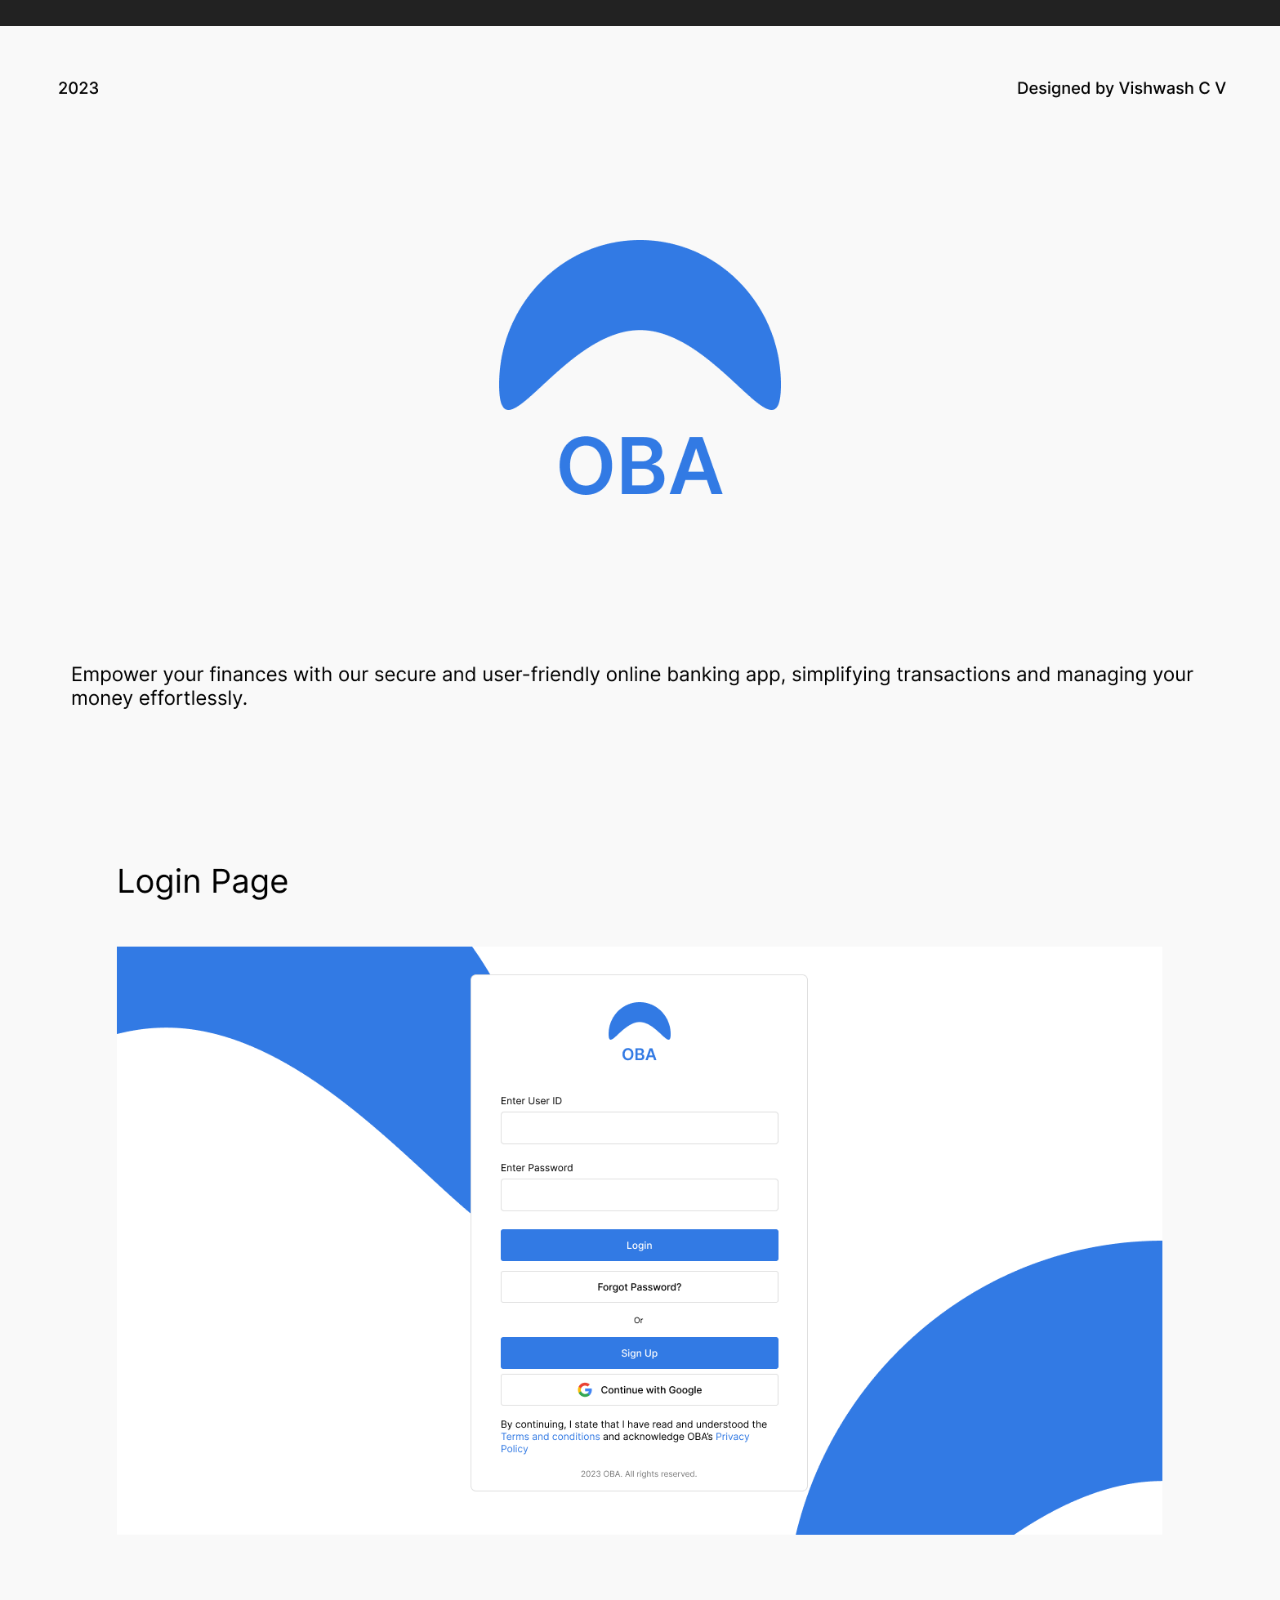
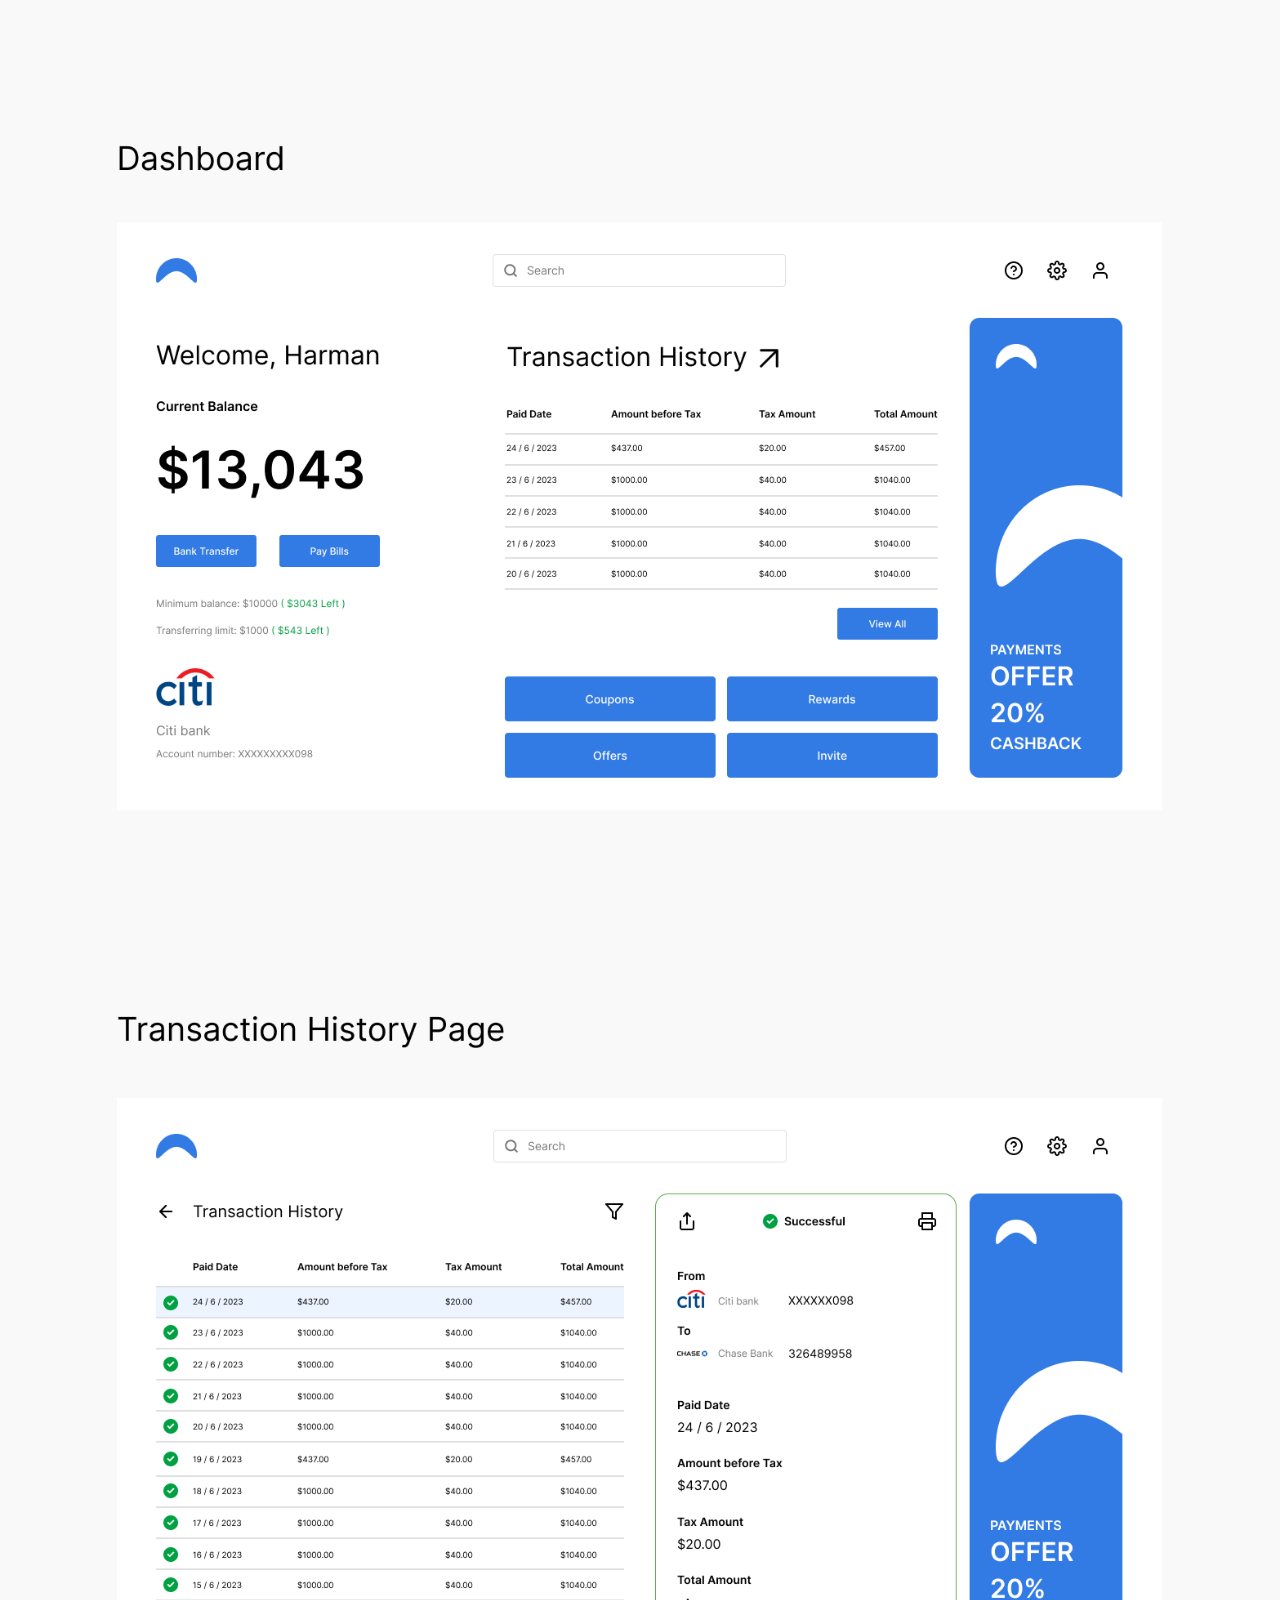
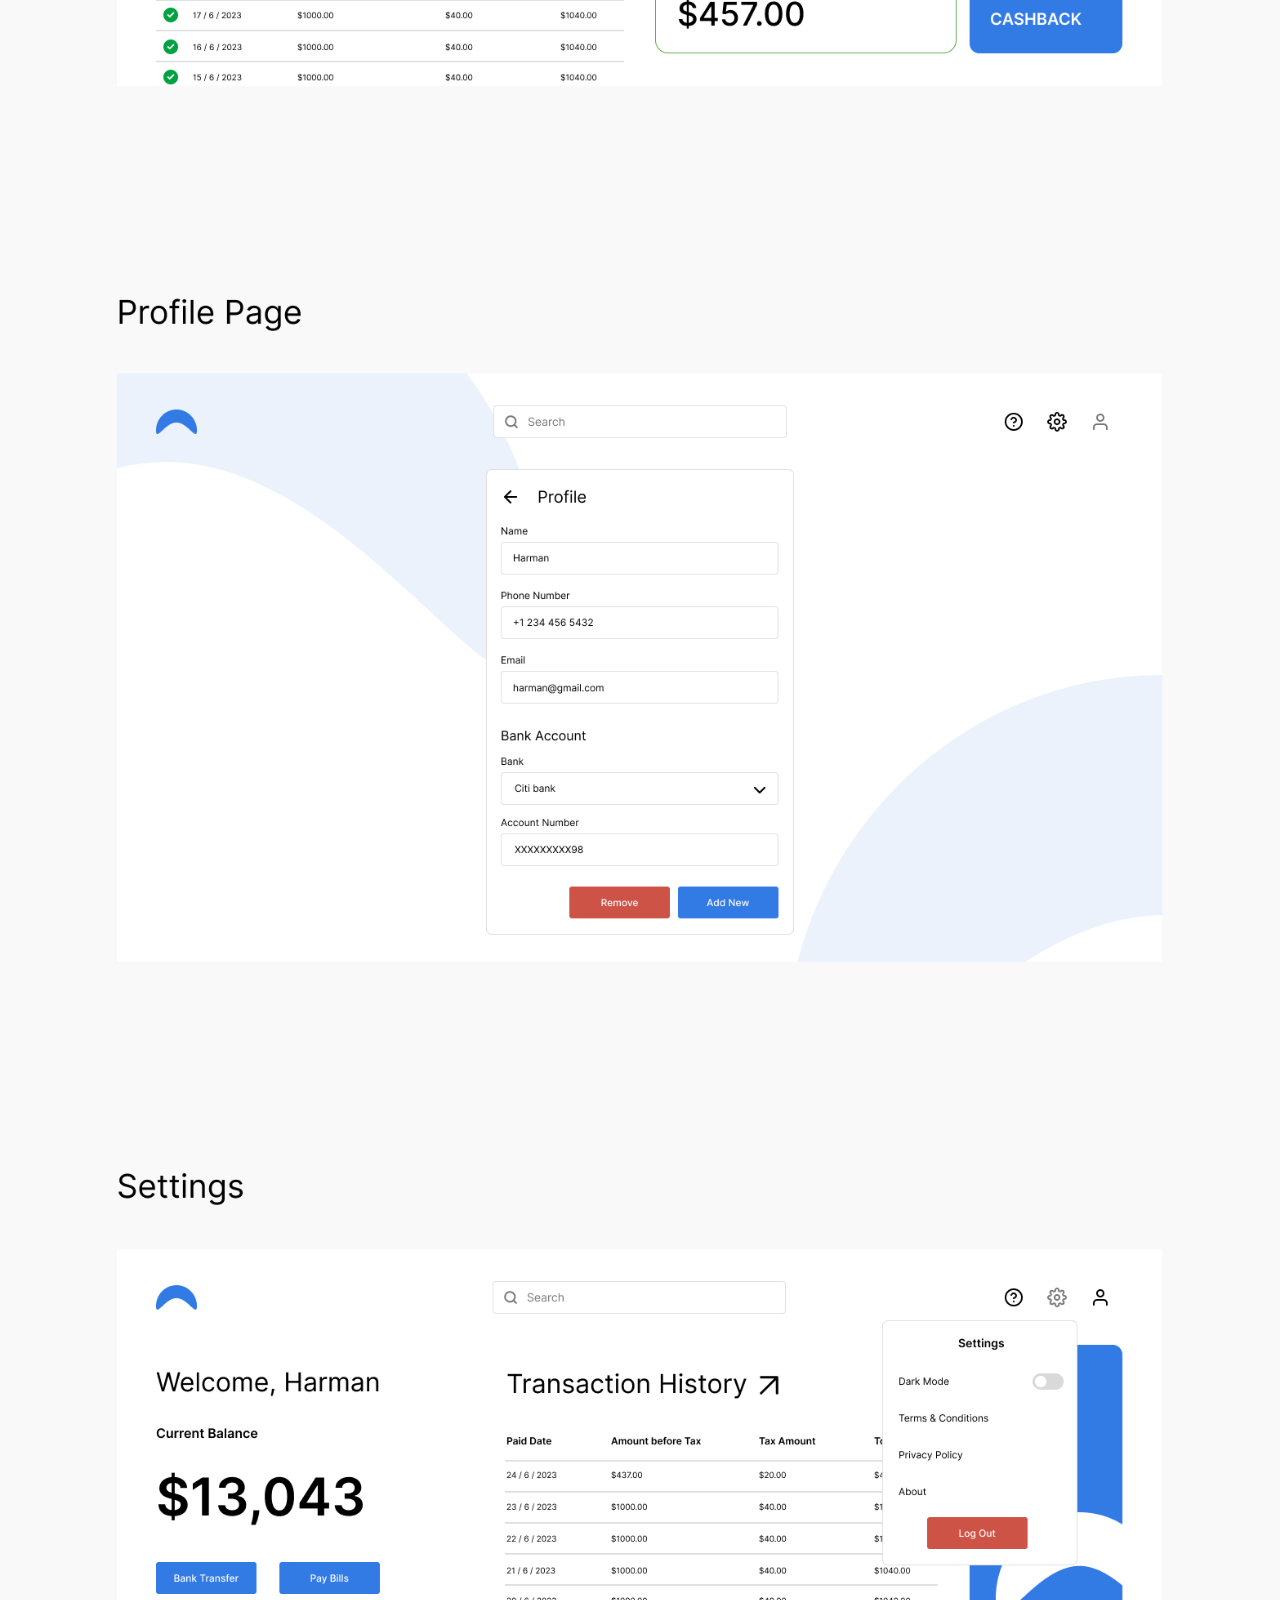
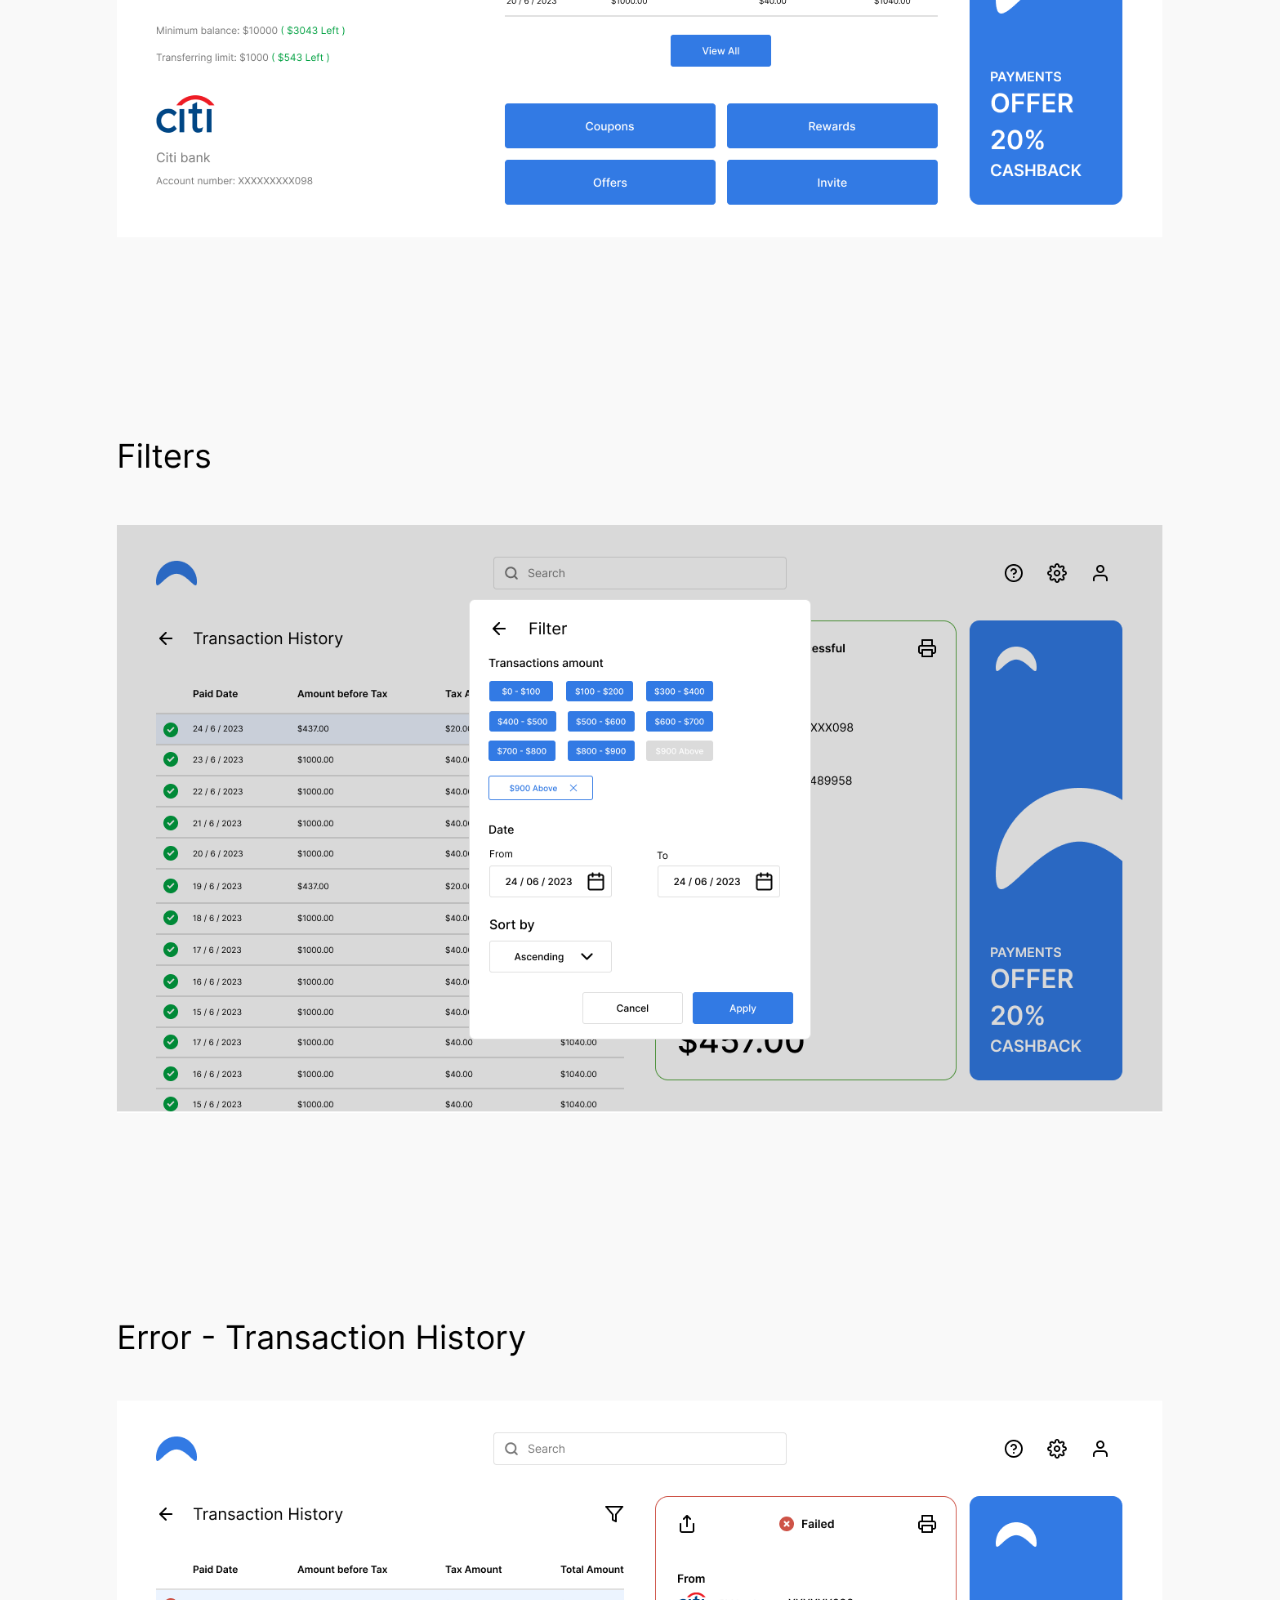
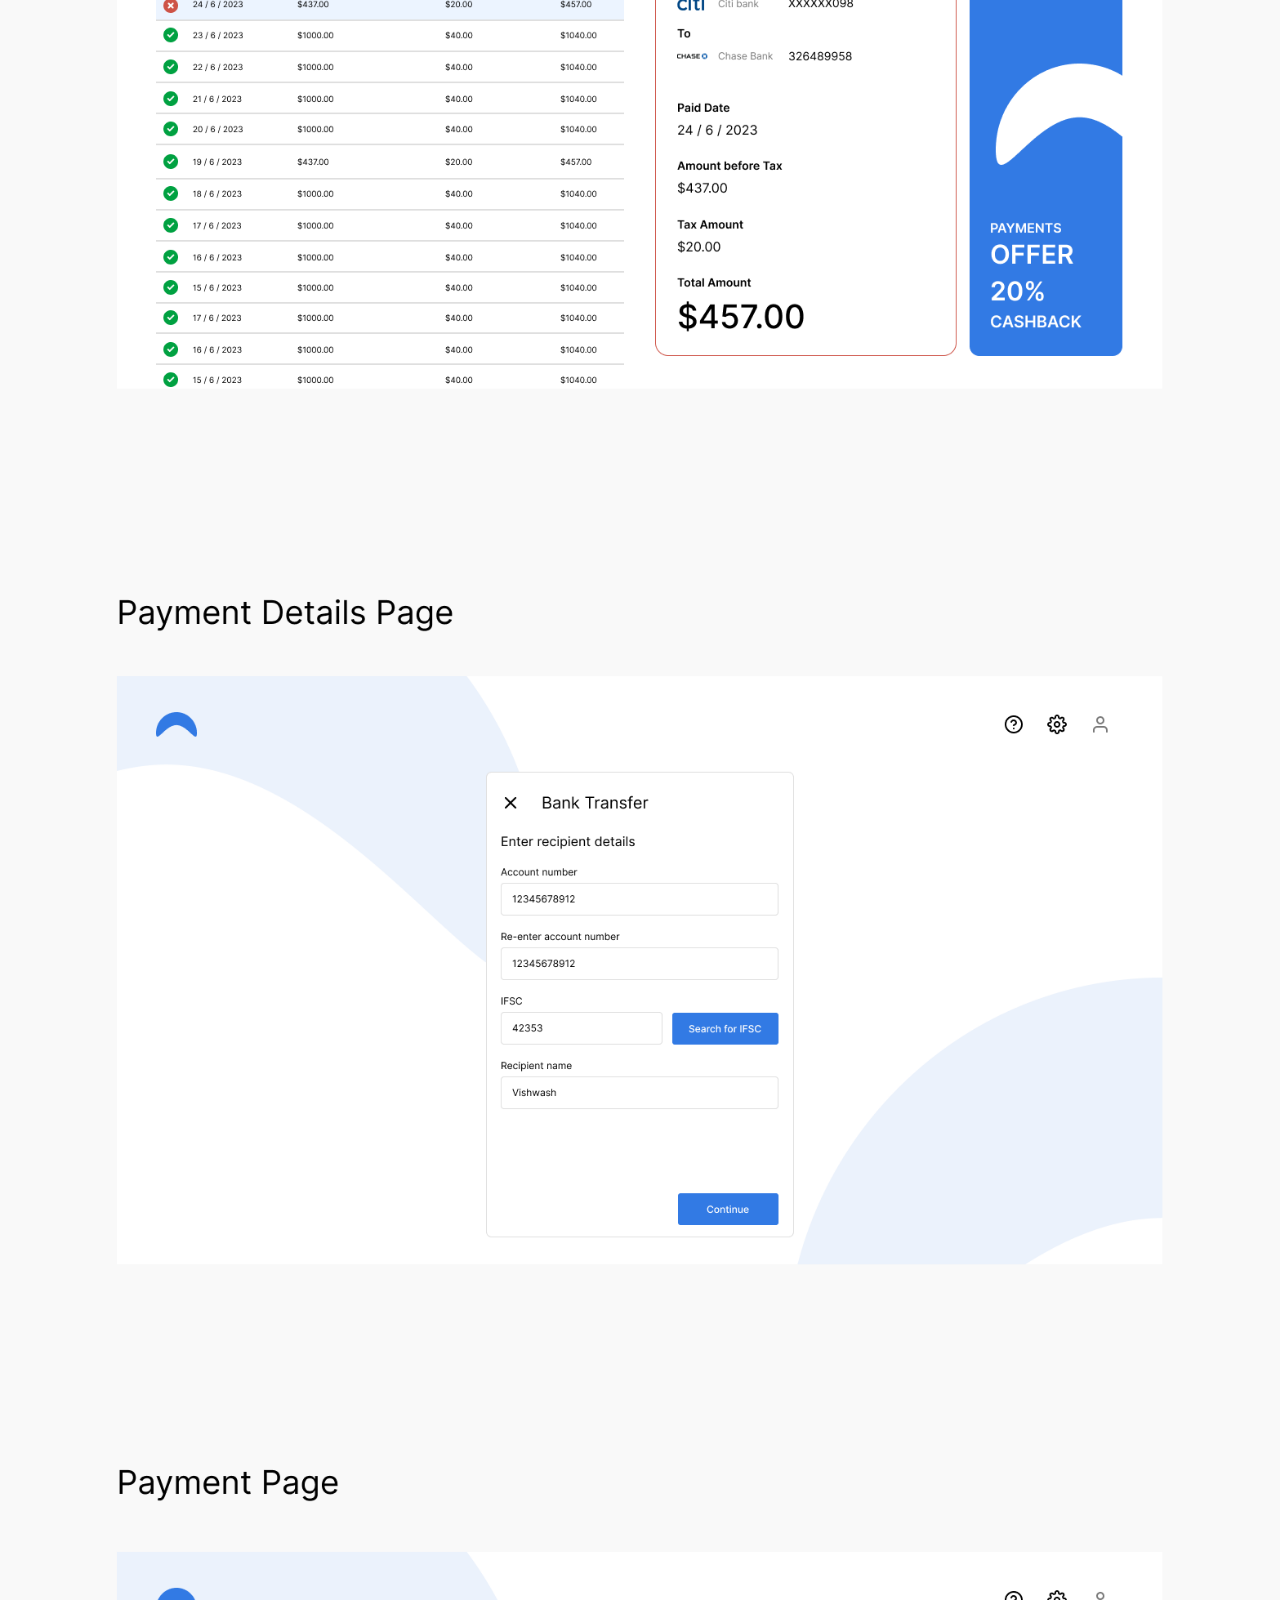
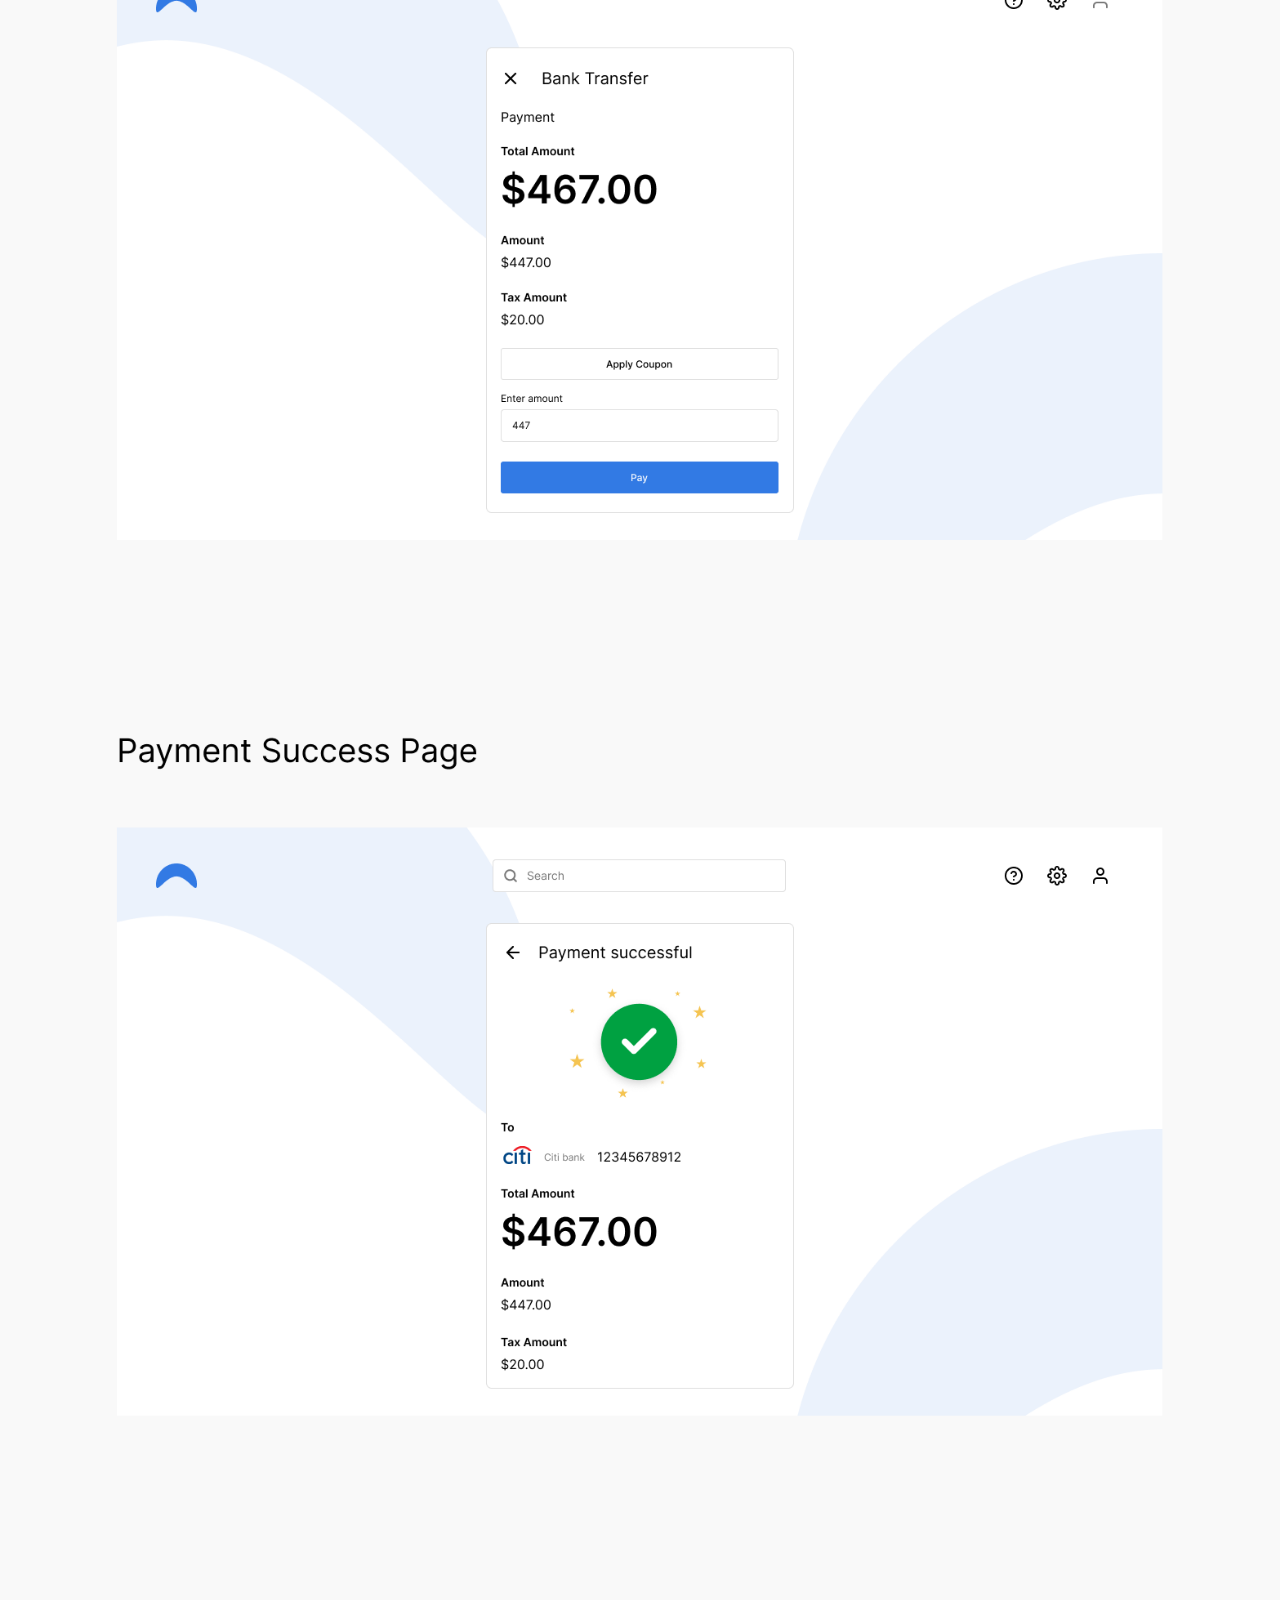
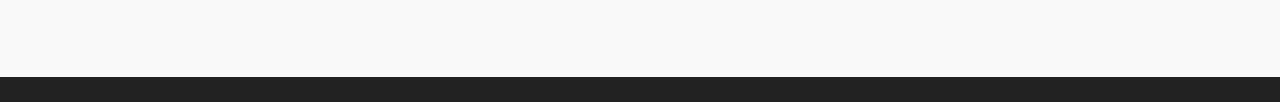
<file: files/five.html>
<!DOCTYPE html>
<html lang="en">
<head>
    <meta charset="UTF-8">
    <meta http-equiv="X-UA-Compatible" content="IE=edge">
    <meta name="viewport" content="width=device-width, initial-scale=1.0">
    <title>Vishwash</title>
</head>
<style>
    *{
        margin: 0;
    }
    body{
        background-color: #222222;
    }
    .one{
        display: flex;
        justify-content: center;
        align-items: center;
        width: 100%;
    }
    img{
        width: 100%;
        padding: 2% 8%;
    }
    @media only screen and (max-width:850px) {
        .one{
            margin: 0;
        }
        img {
            padding: 0;
            width: 100%;
        }
    }
</style>
<body>
    <div class="one"><img src="./images/five1.png" /></div>
</body>
</html>
</file>
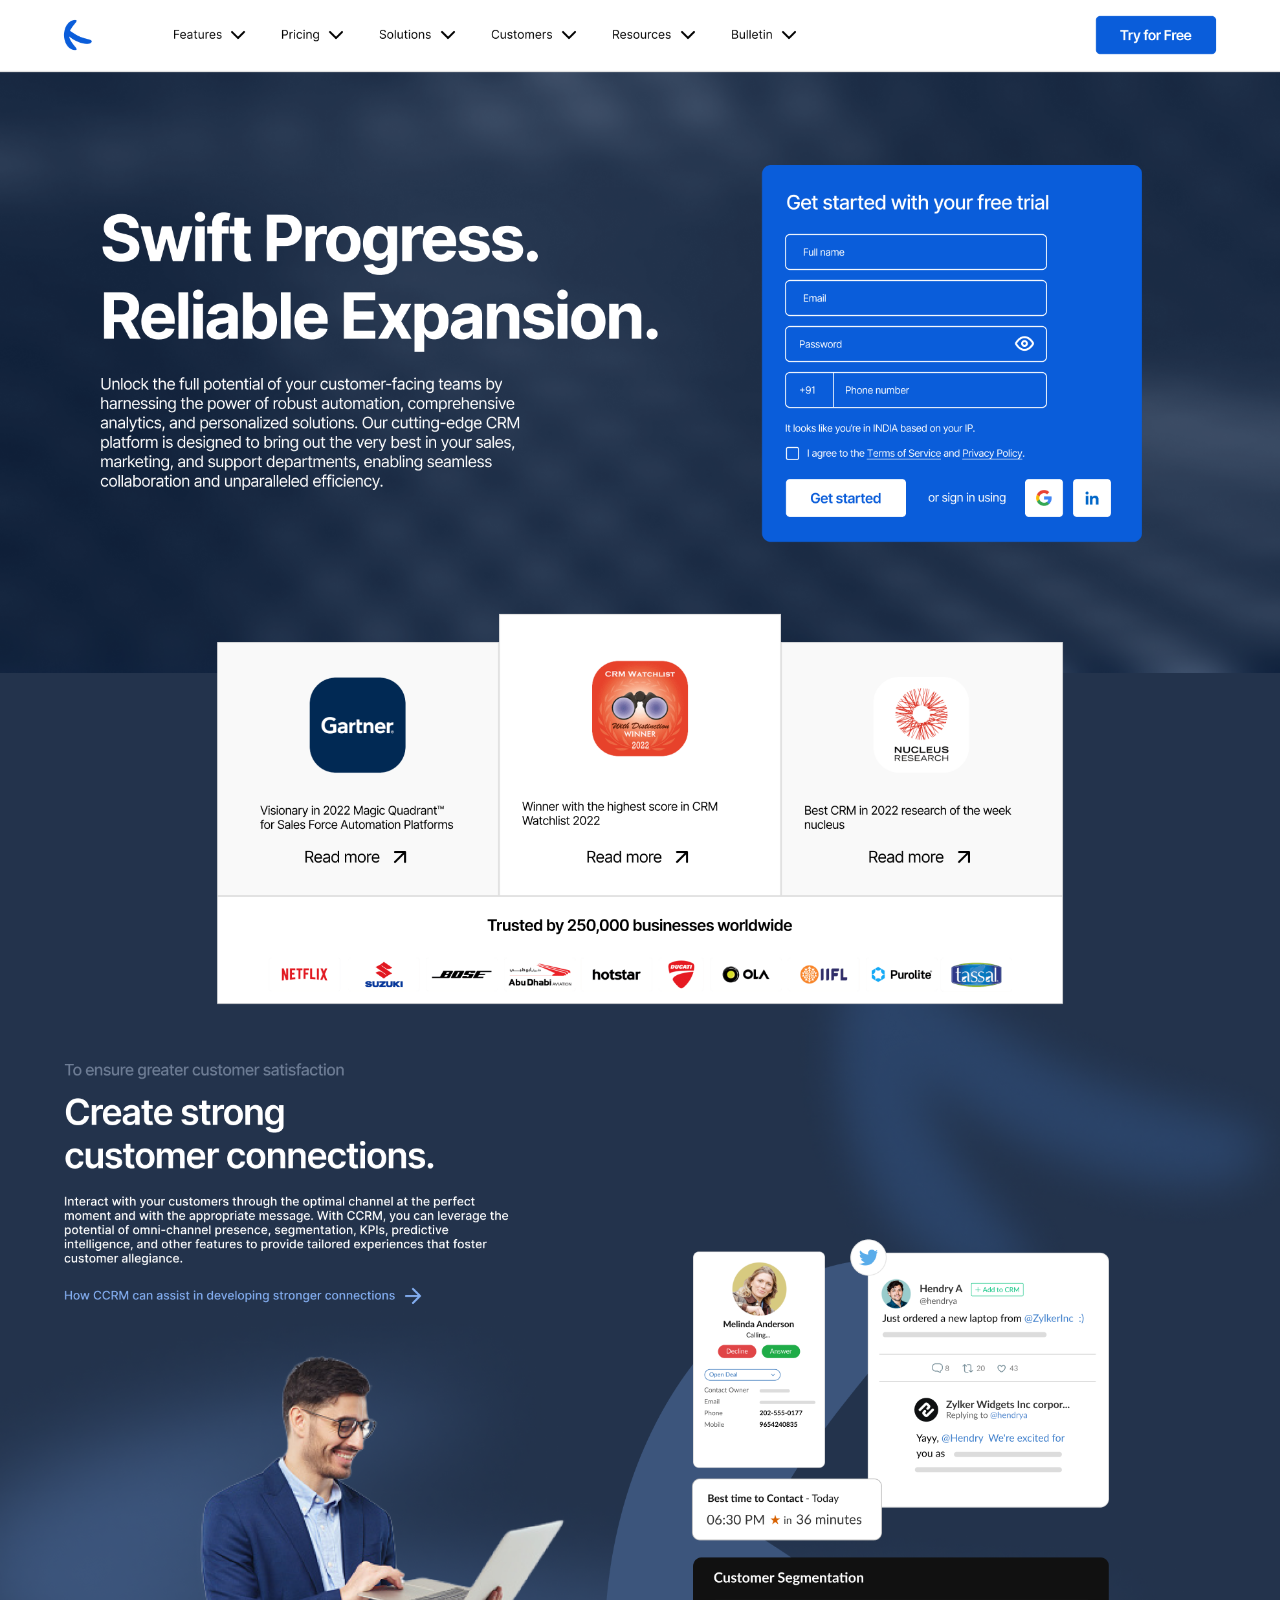
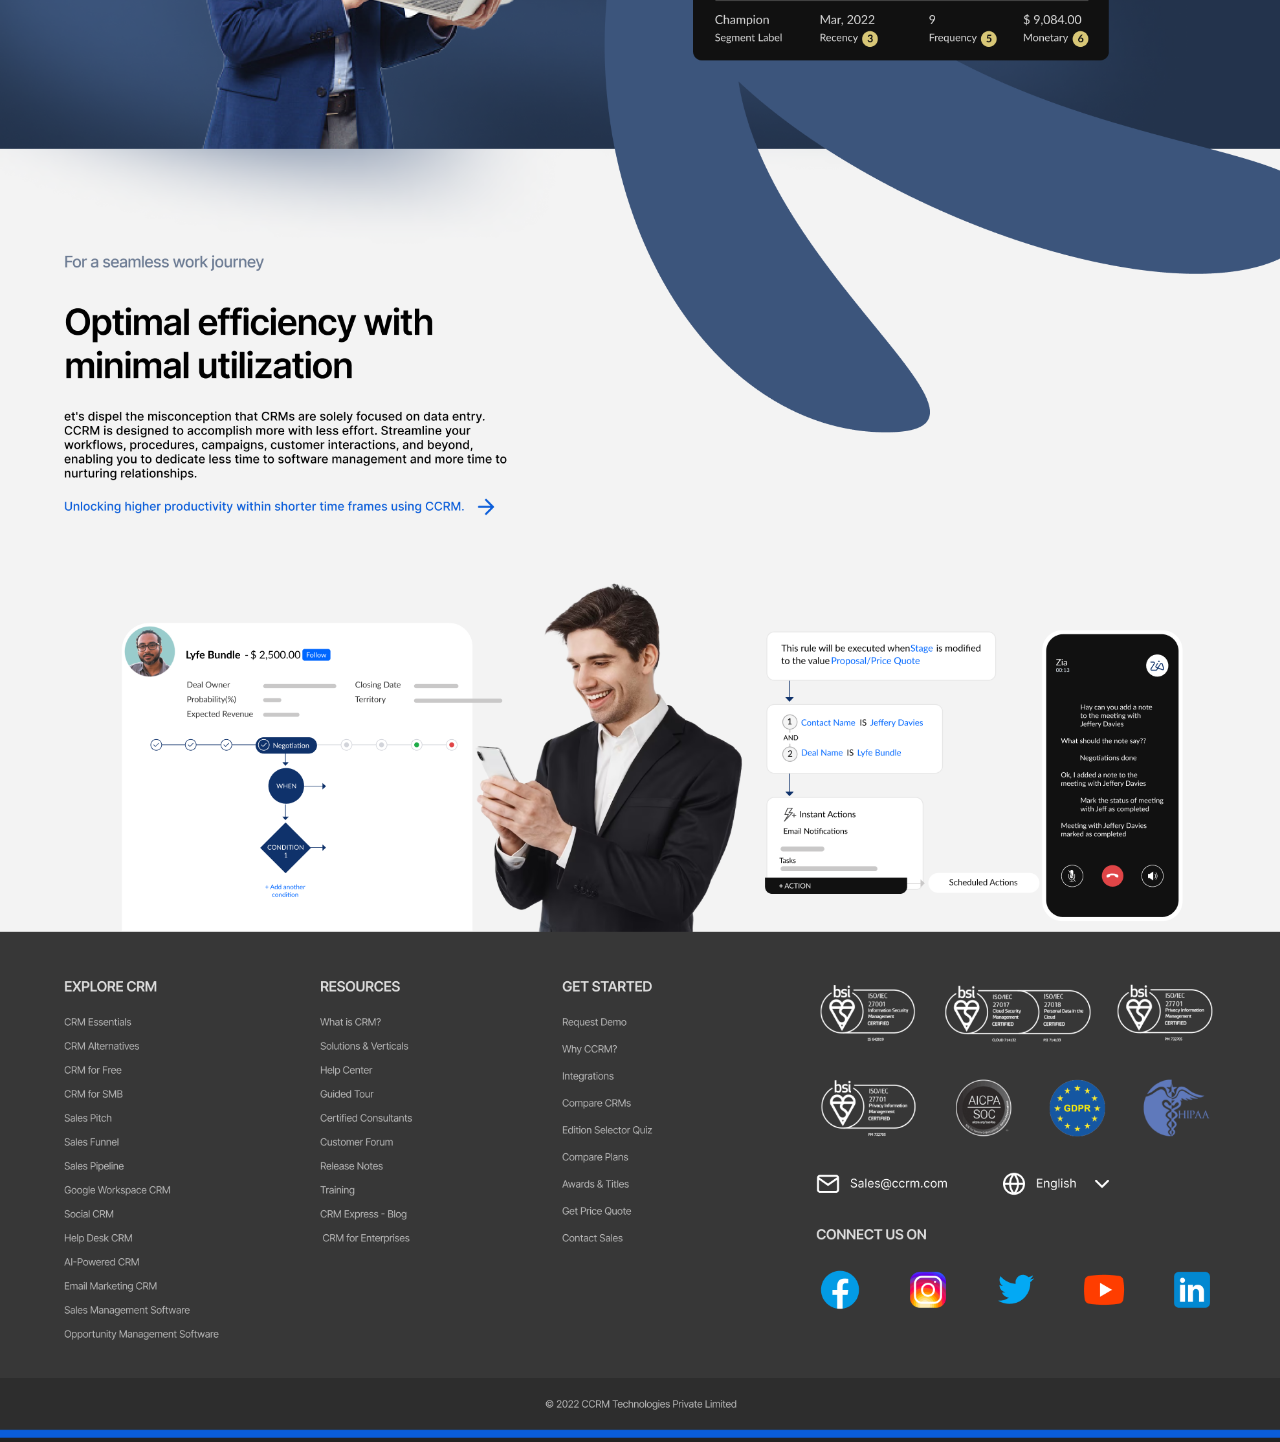
<file: files/four.html>
<!DOCTYPE html>
<html lang="en">
<head>
    <meta charset="UTF-8">
    <meta http-equiv="X-UA-Compatible" content="IE=edge">
    <meta name="viewport" content="width=device-width, initial-scale=1.0">
    <title>Vishwash</title>
</head>
<style>
    *{
        margin: 0;
        box-sizing: border-box;
    }
    body{
        background-color: #222222;
    }
    .one{
        width: 100%;
    }
    img{
        width: 100%;
    }
    

   
</style>
<body>
    <div class="one"><div class="img"><img src="./images/four.png" /></div></div>
</body>
</html>
</file>
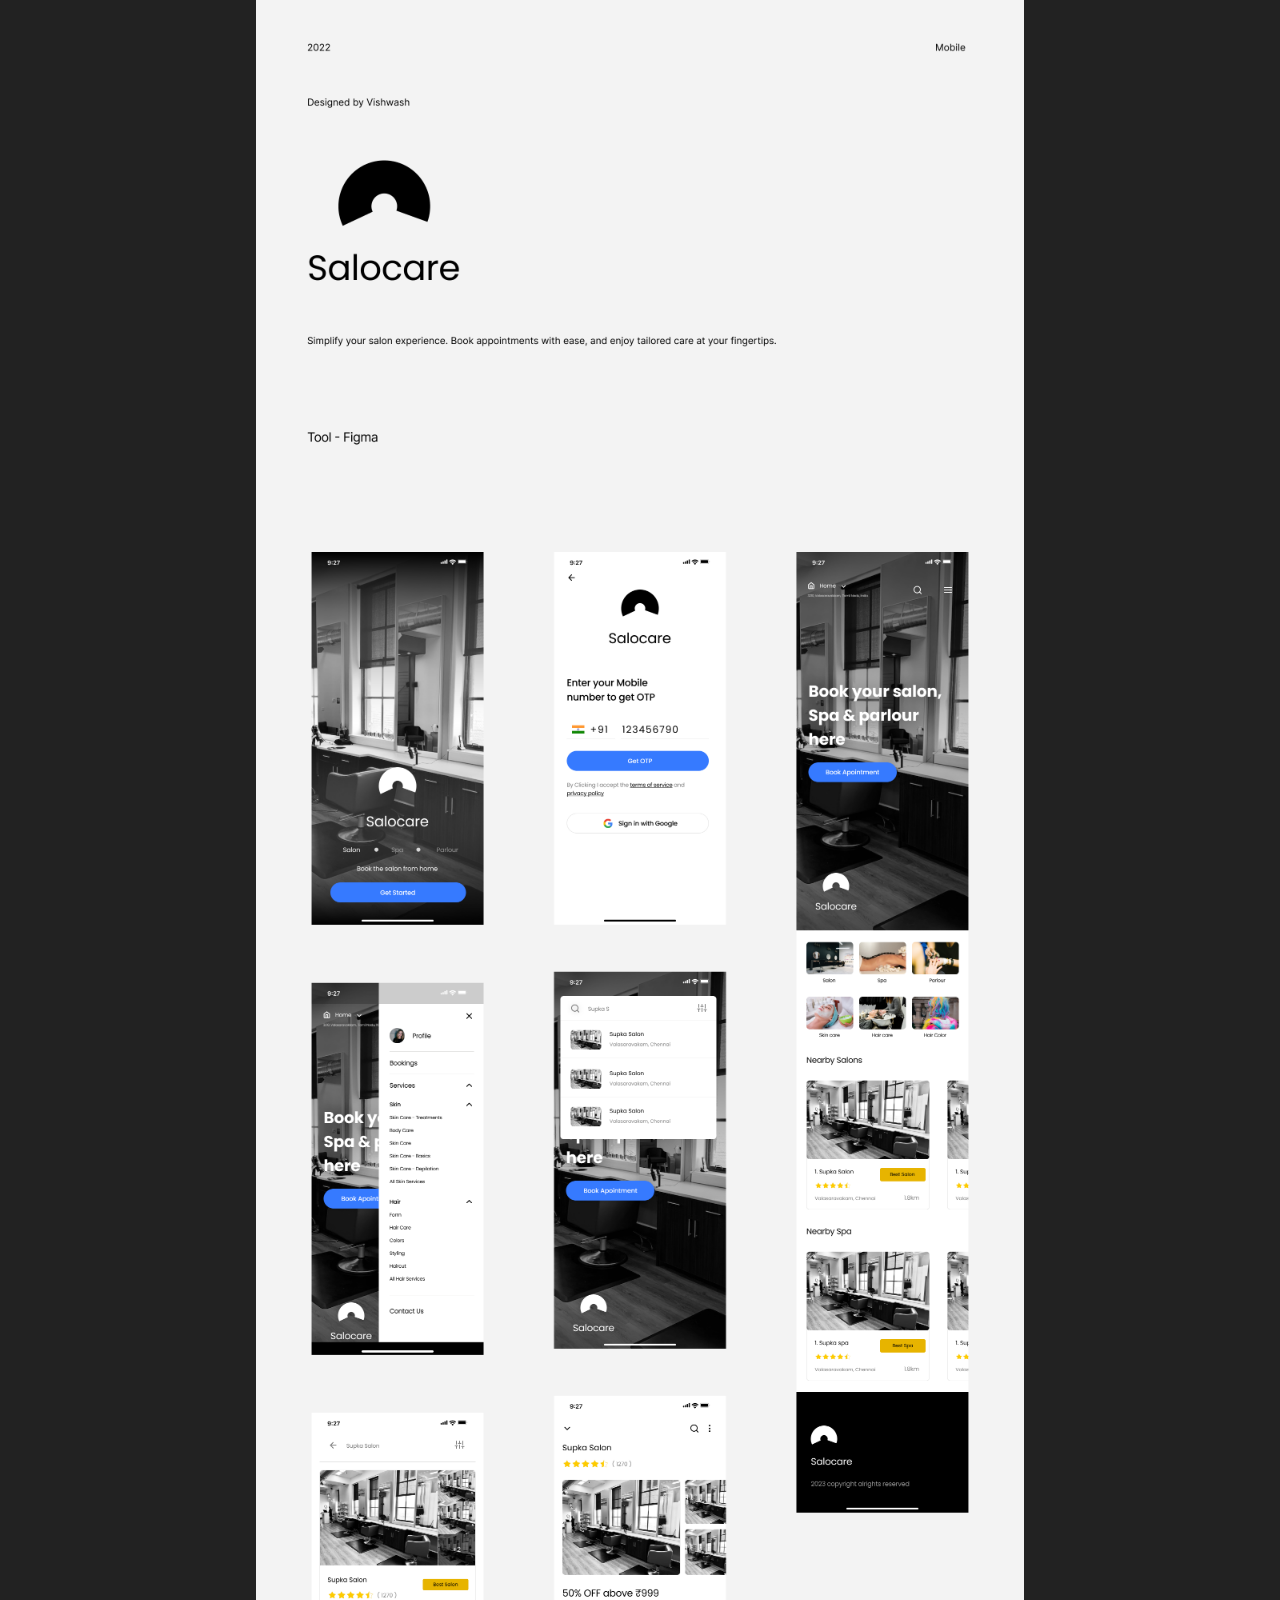
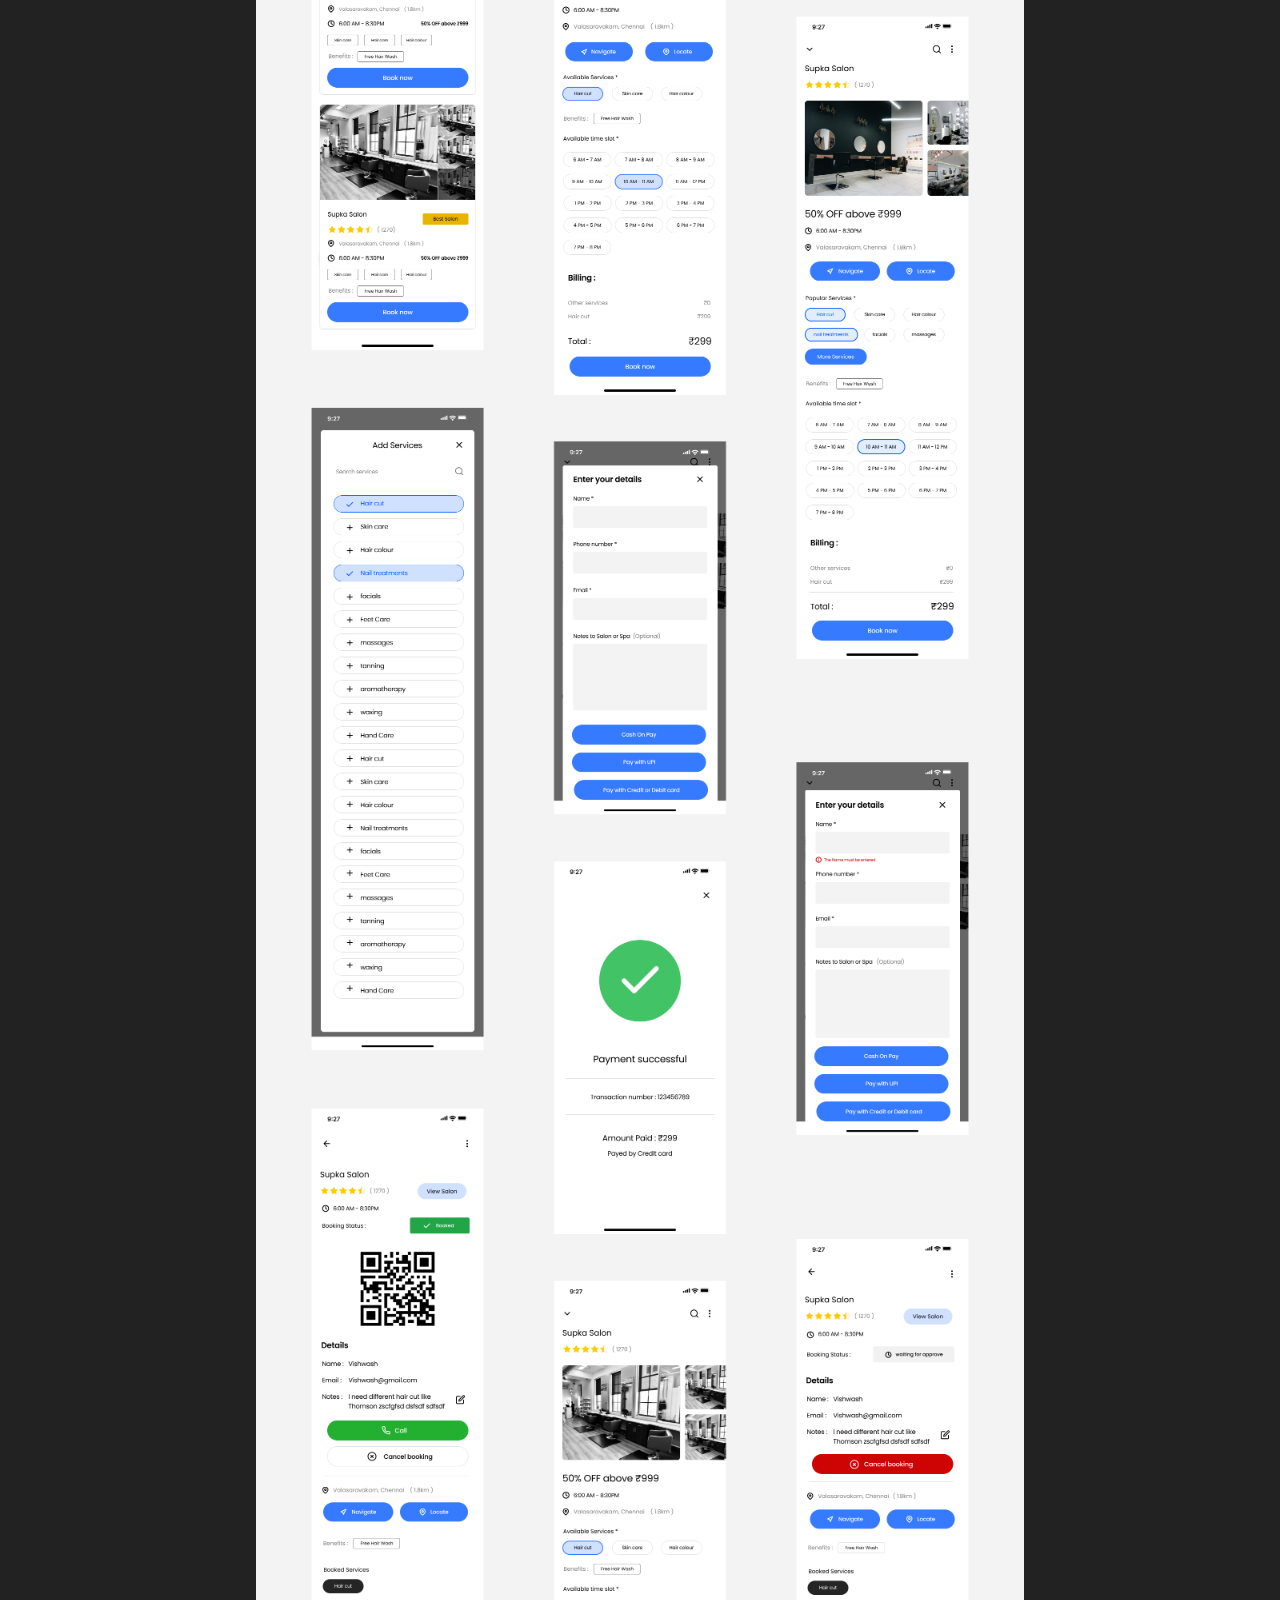
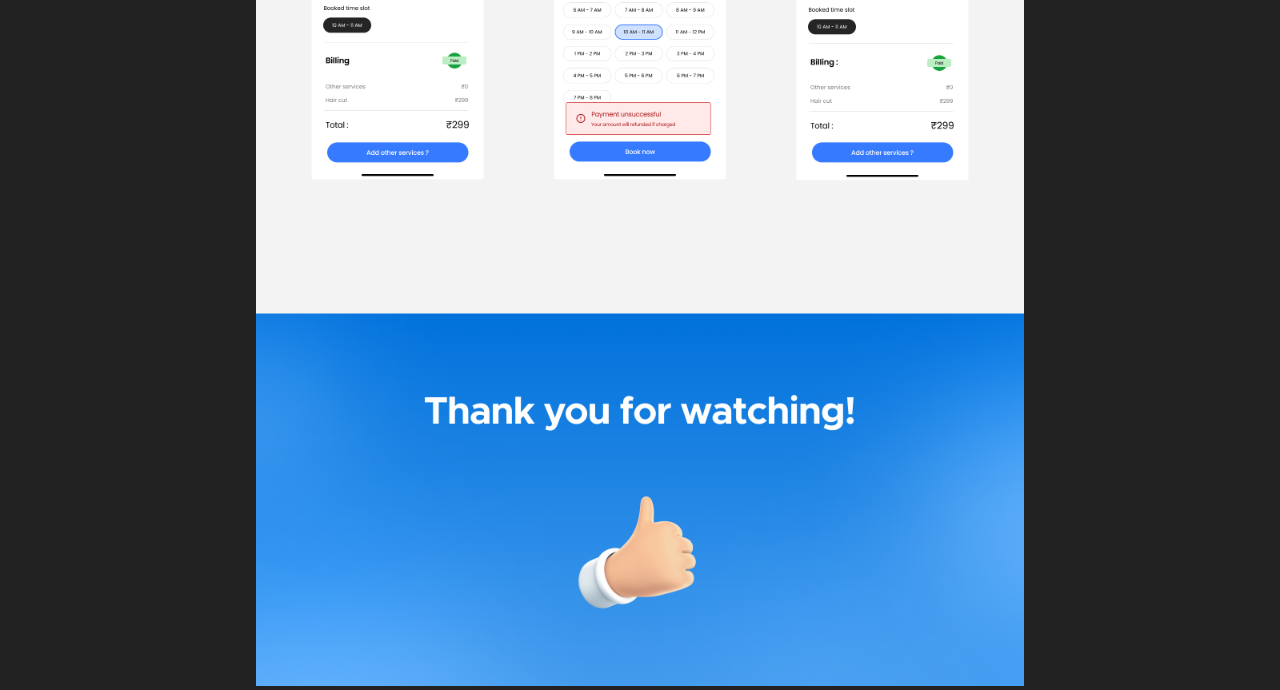
<file: files/fourteen.html>
<!DOCTYPE html>
<html lang="en">
<head>
    <meta charset="UTF-8">
    <meta http-equiv="X-UA-Compatible" content="IE=edge">
    <meta name="viewport" content="width=device-width, initial-scale=1.0">
    <title>Vishwash</title>
</head>
<style>
    *{
        margin: 0;
        box-sizing: border-box;
    }
    body{
        background-color: #222222;
    }
    .one{
        width: 100%;
    }
    img{
        padding: 0 20%;
        width: 100%;
    }
    @media only screen and (max-width:850px) {
        img {
            padding: 0;
            width: 100%;
        }
    }
</style>
<body>
    <div class="one"><img src="./images/salocare.png" /></div>
</body>
</html>
</file>
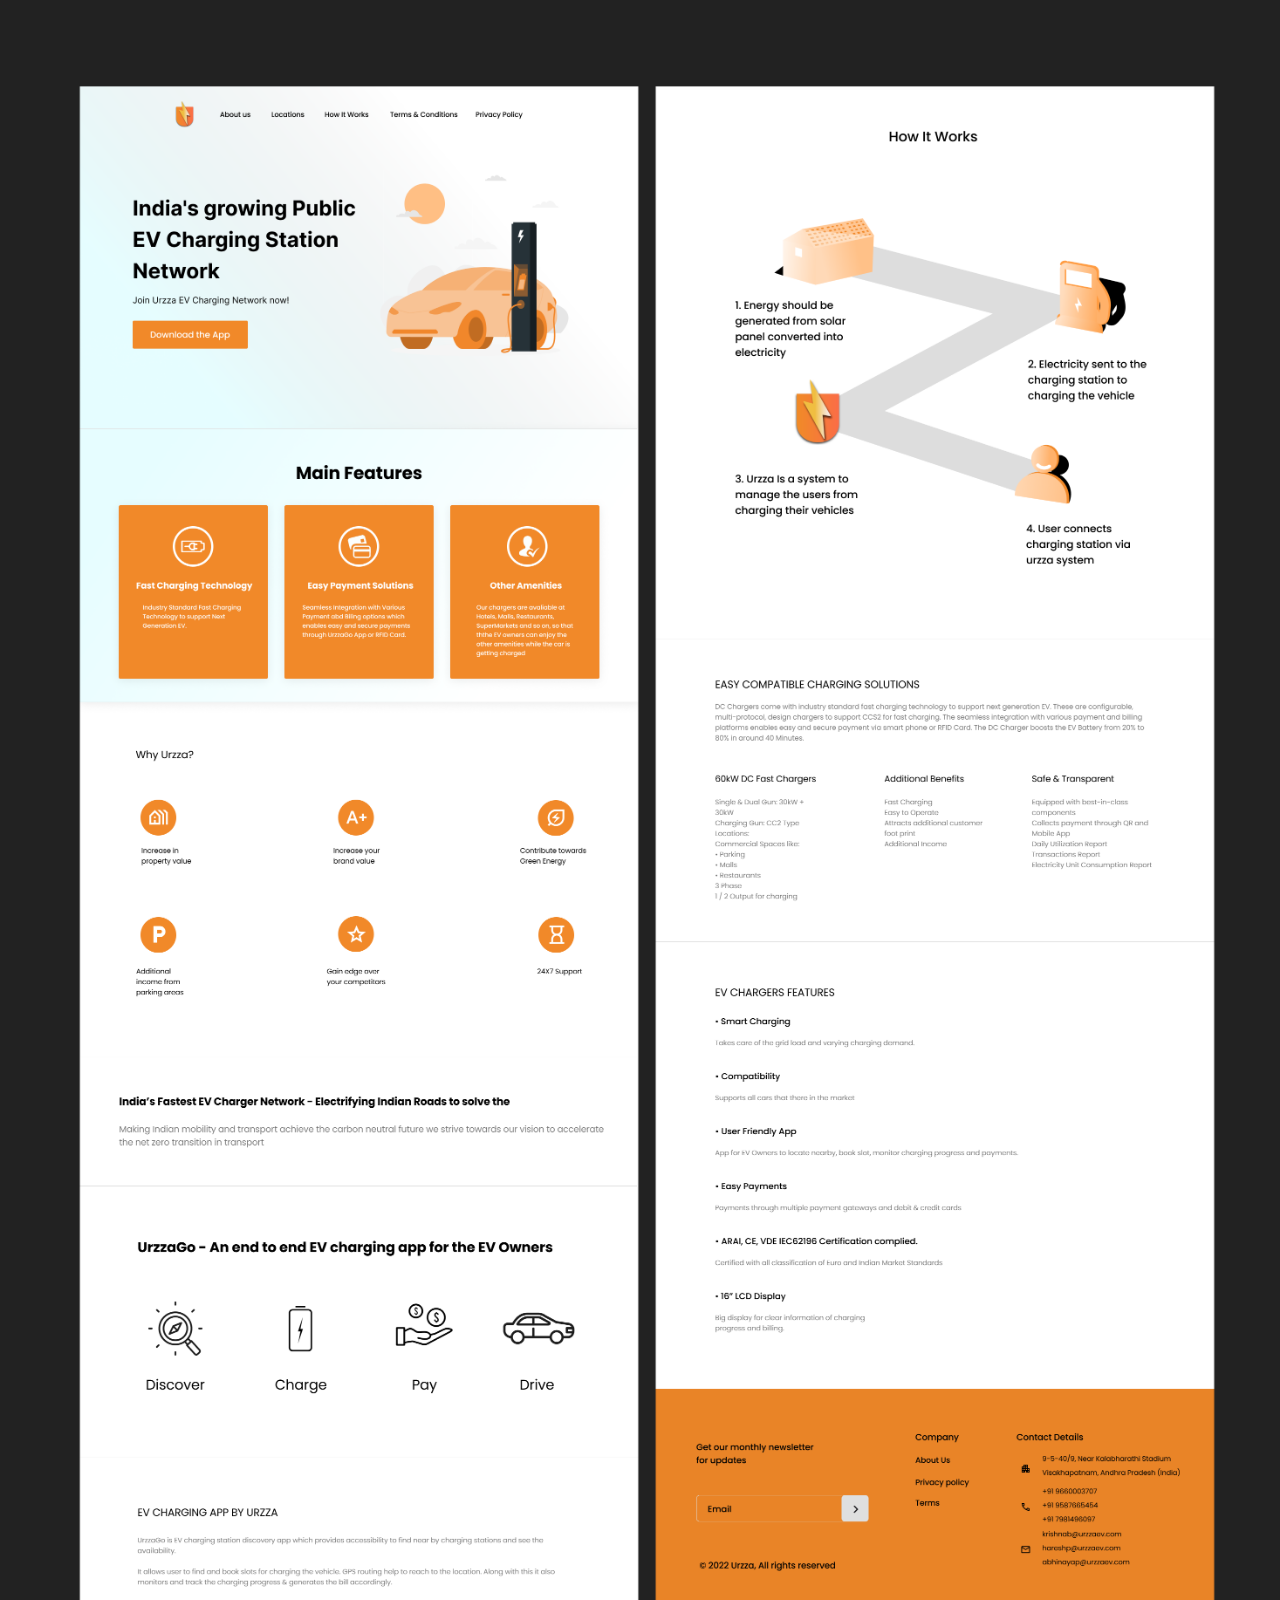
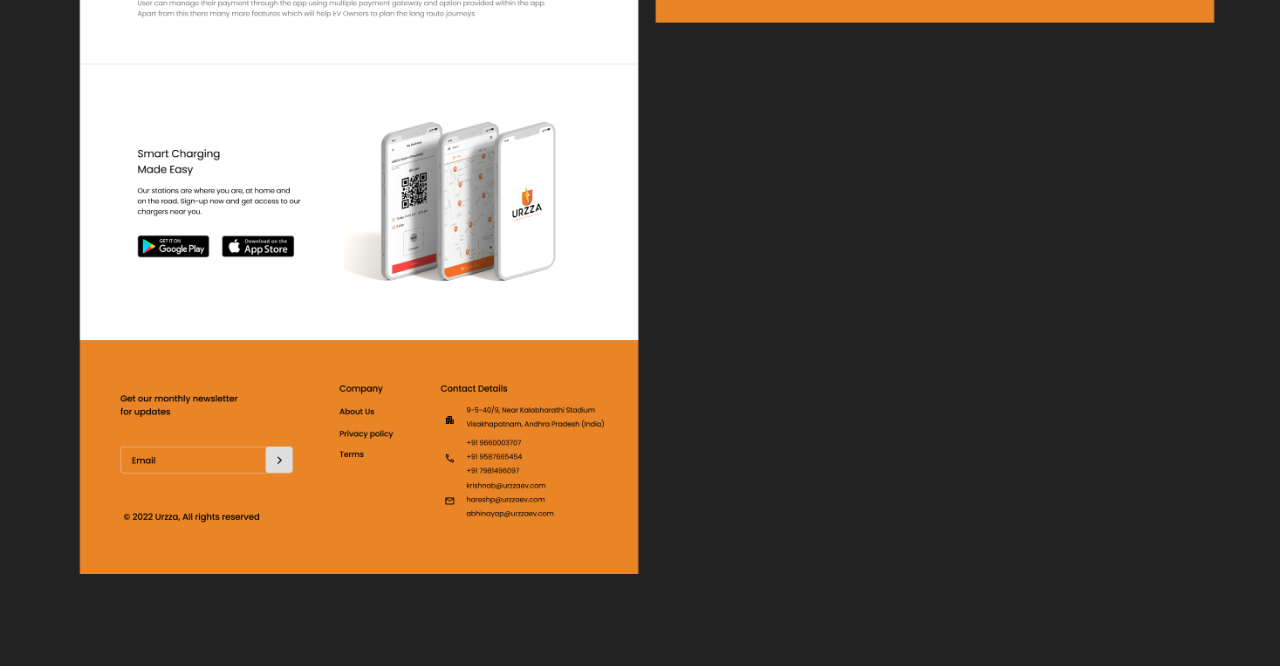
<file: files/nine.html>
<!DOCTYPE html>
<html lang="en">
<head>
    <meta charset="UTF-8">
    <meta http-equiv="X-UA-Compatible" content="IE=edge">
    <meta name="viewport" content="width=device-width, initial-scale=1.0">
    <title>Vishwash</title>
</head>
<style>
    *{
        margin: 0;
        box-sizing: border-box;
    }
    body{
        background-color: #222222;
    }
    .one{
        width: 100%;
    }
    img{
        width: 100%;
    }
    
</style>
<body>
    <div class="one"><img src="./images/nine.png" /></div>
</body>
</html>
</file>
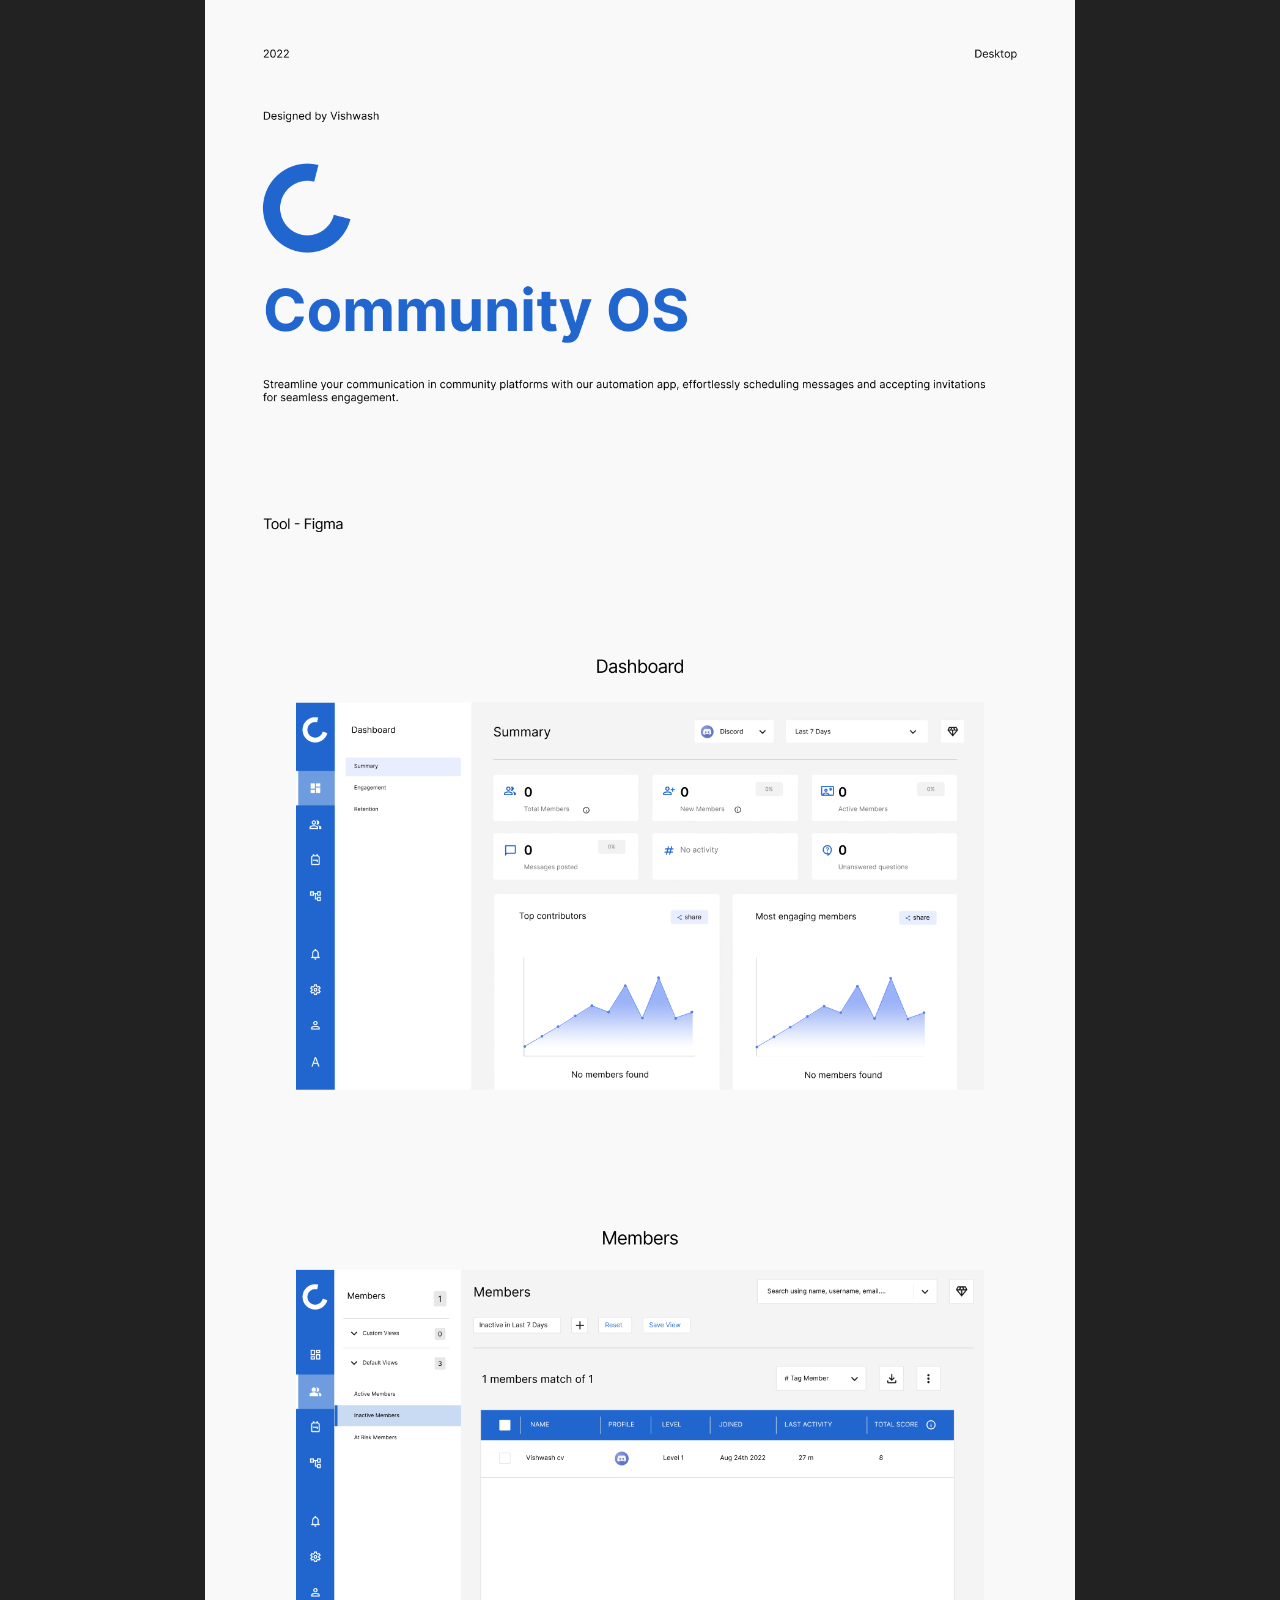
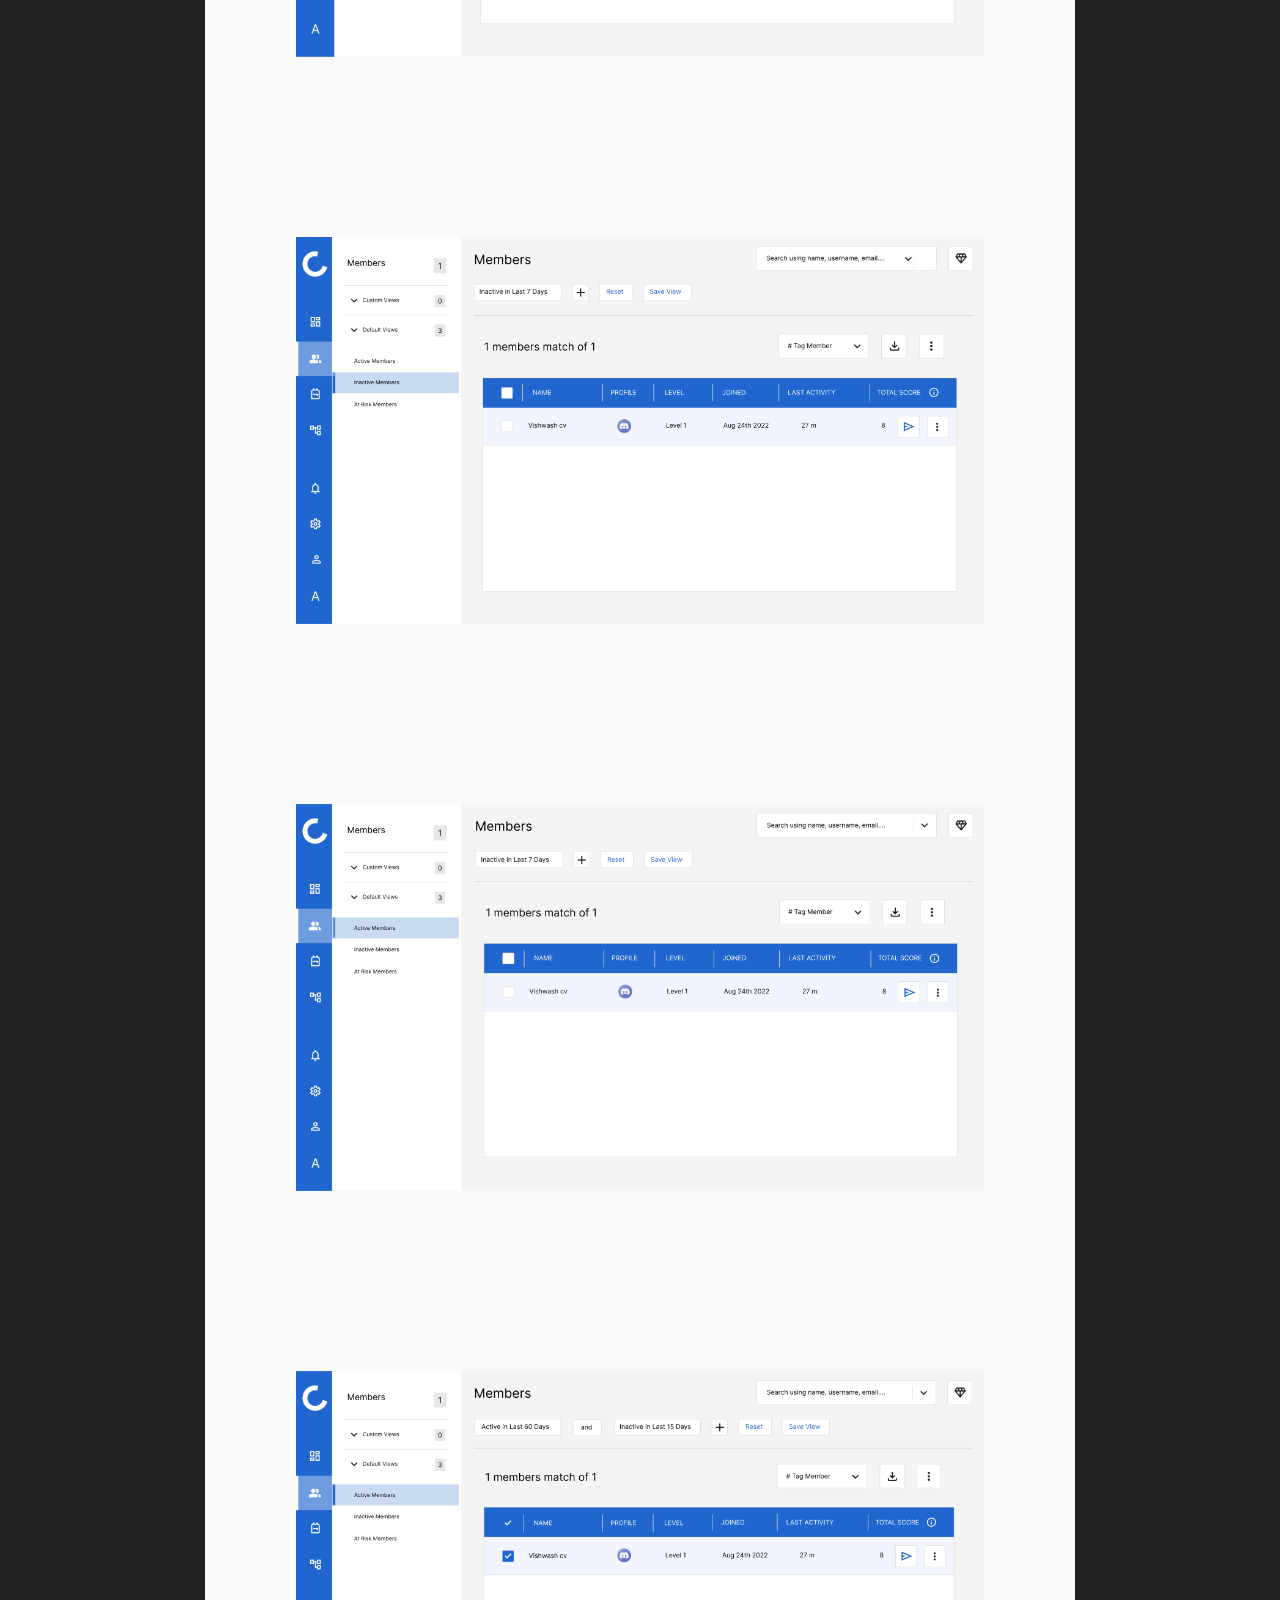
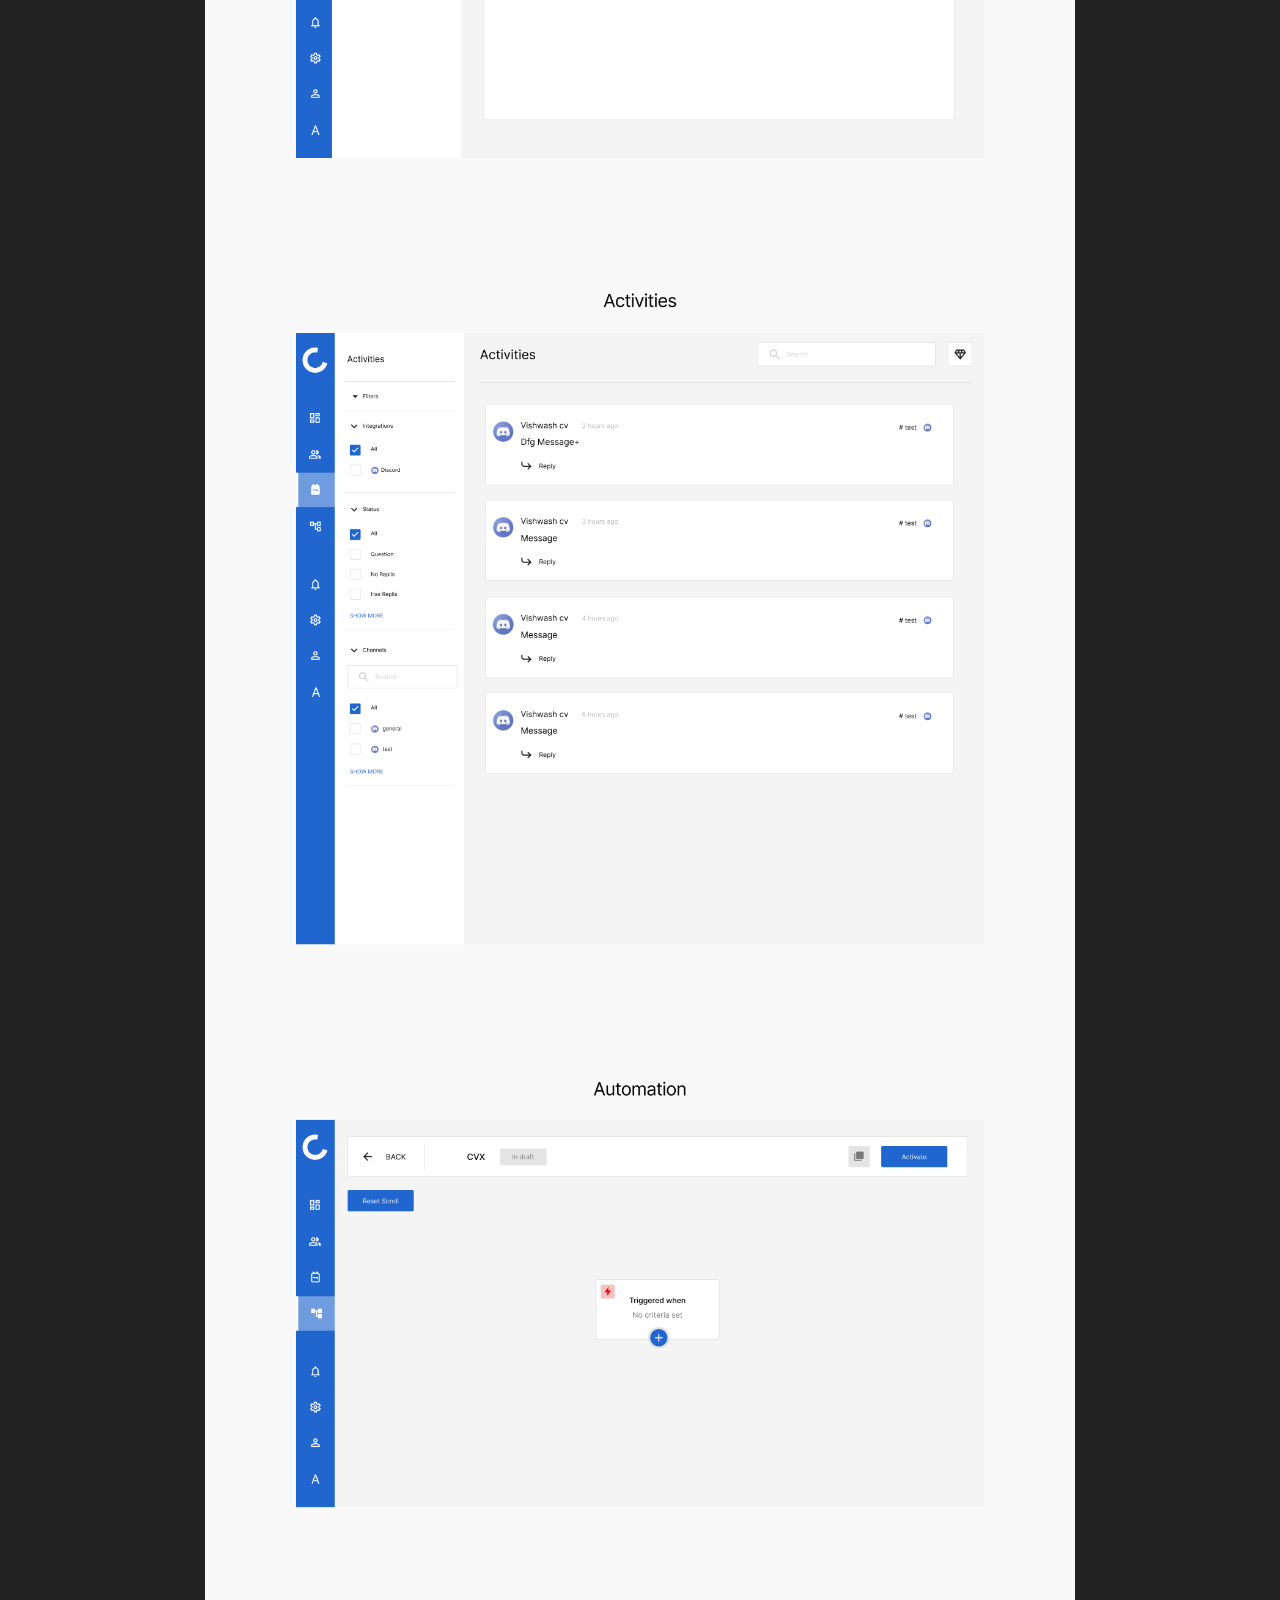
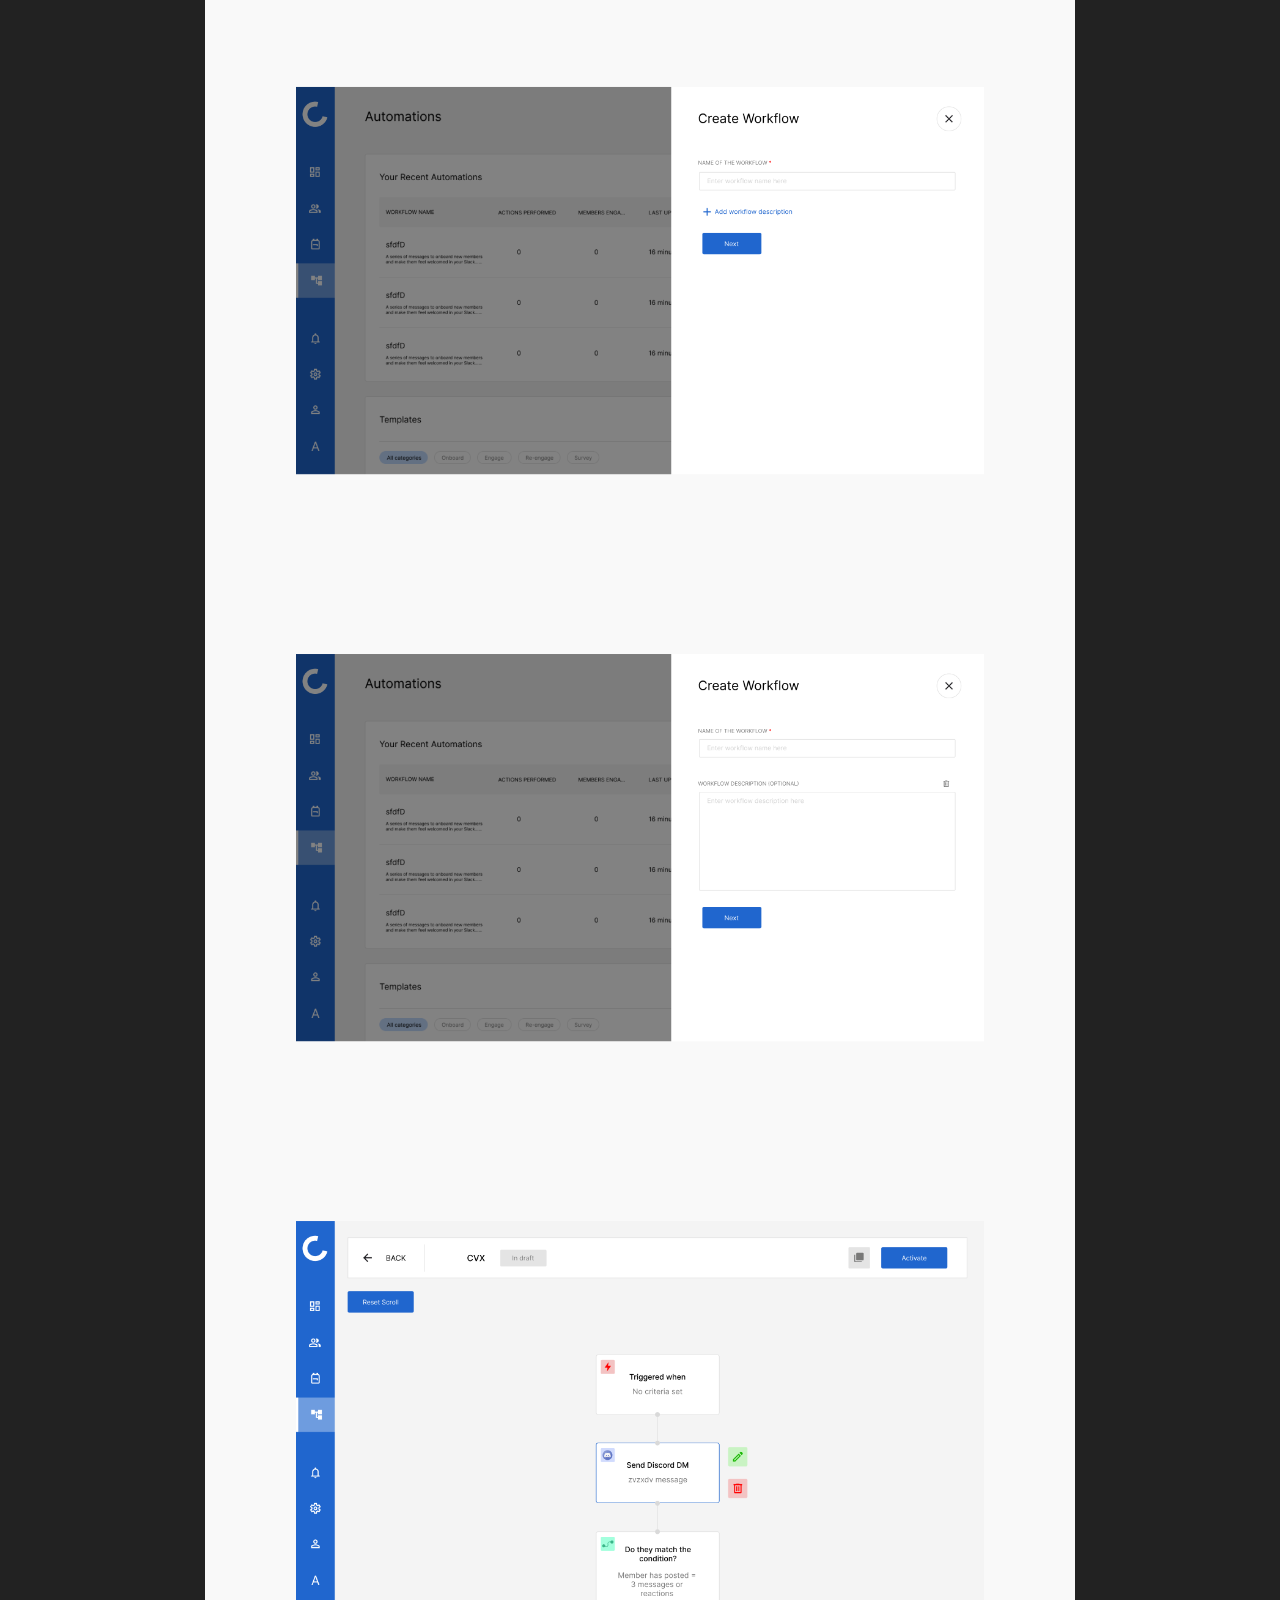
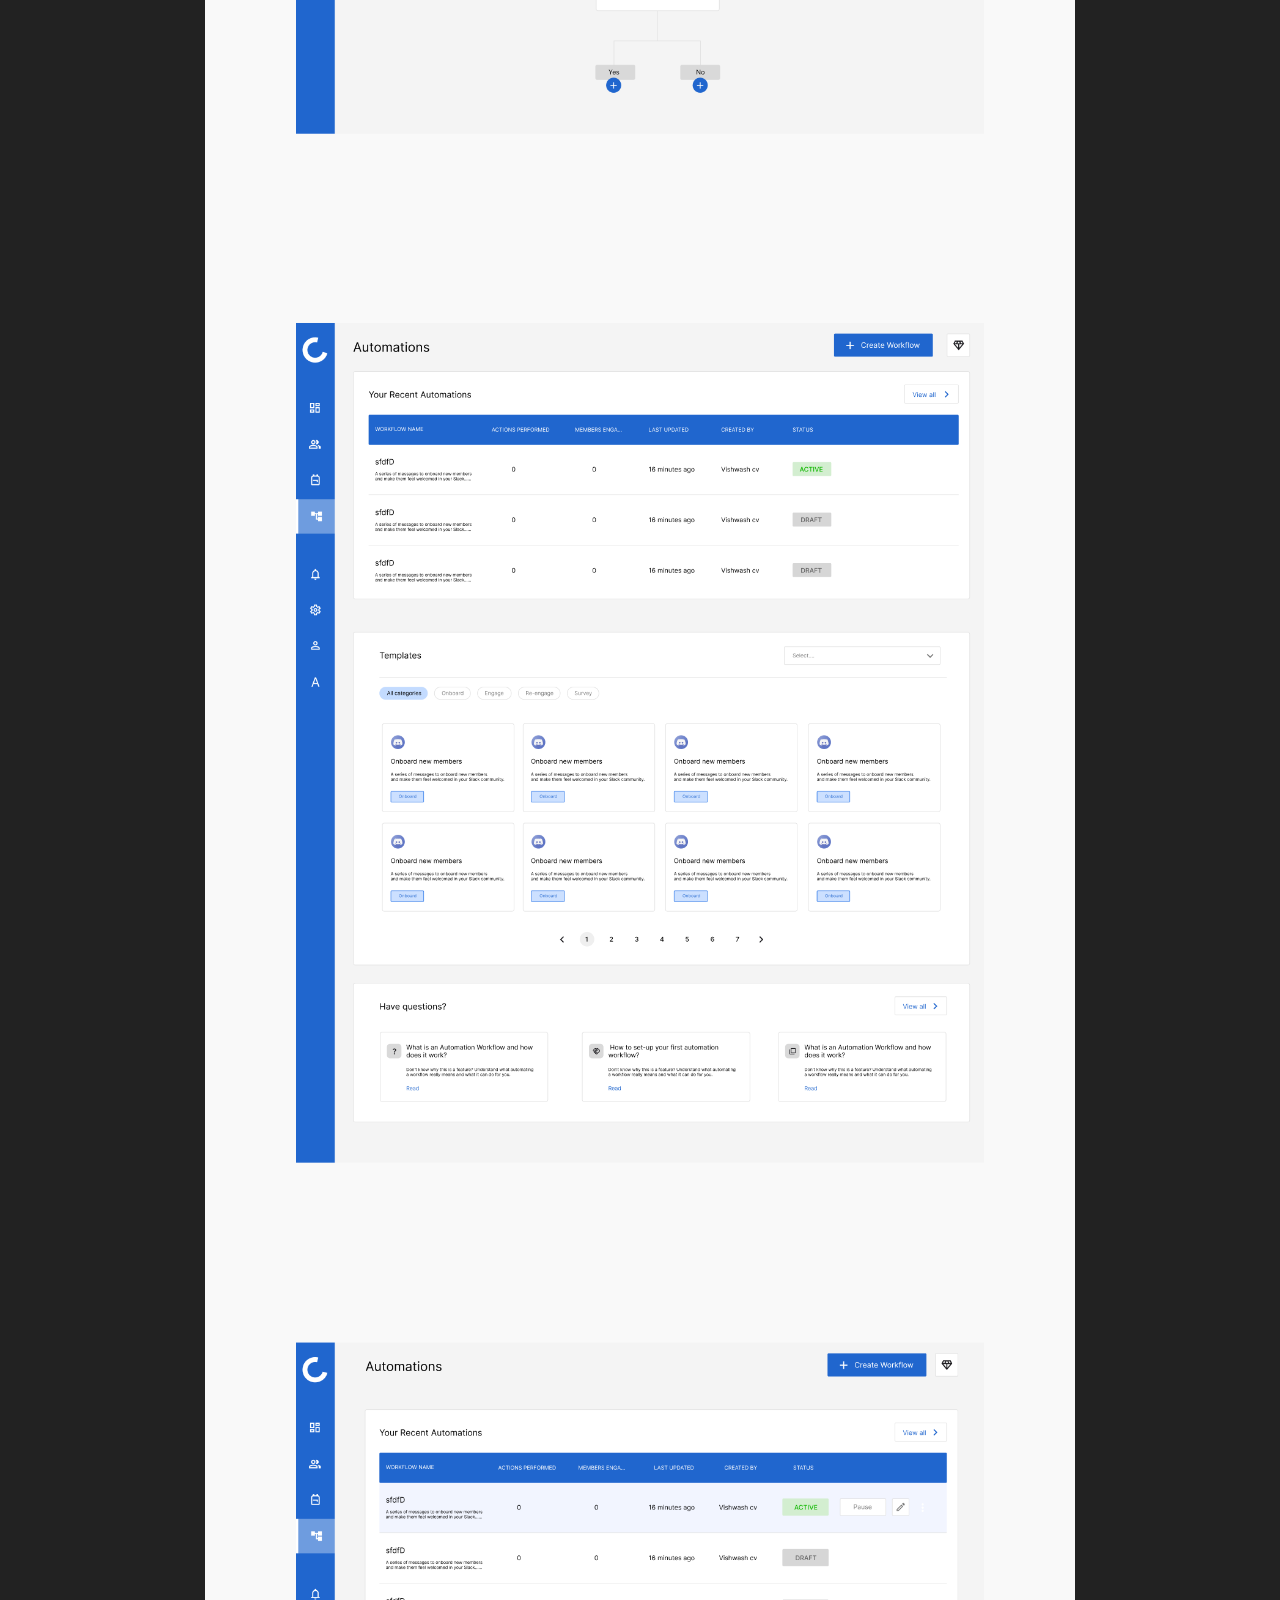
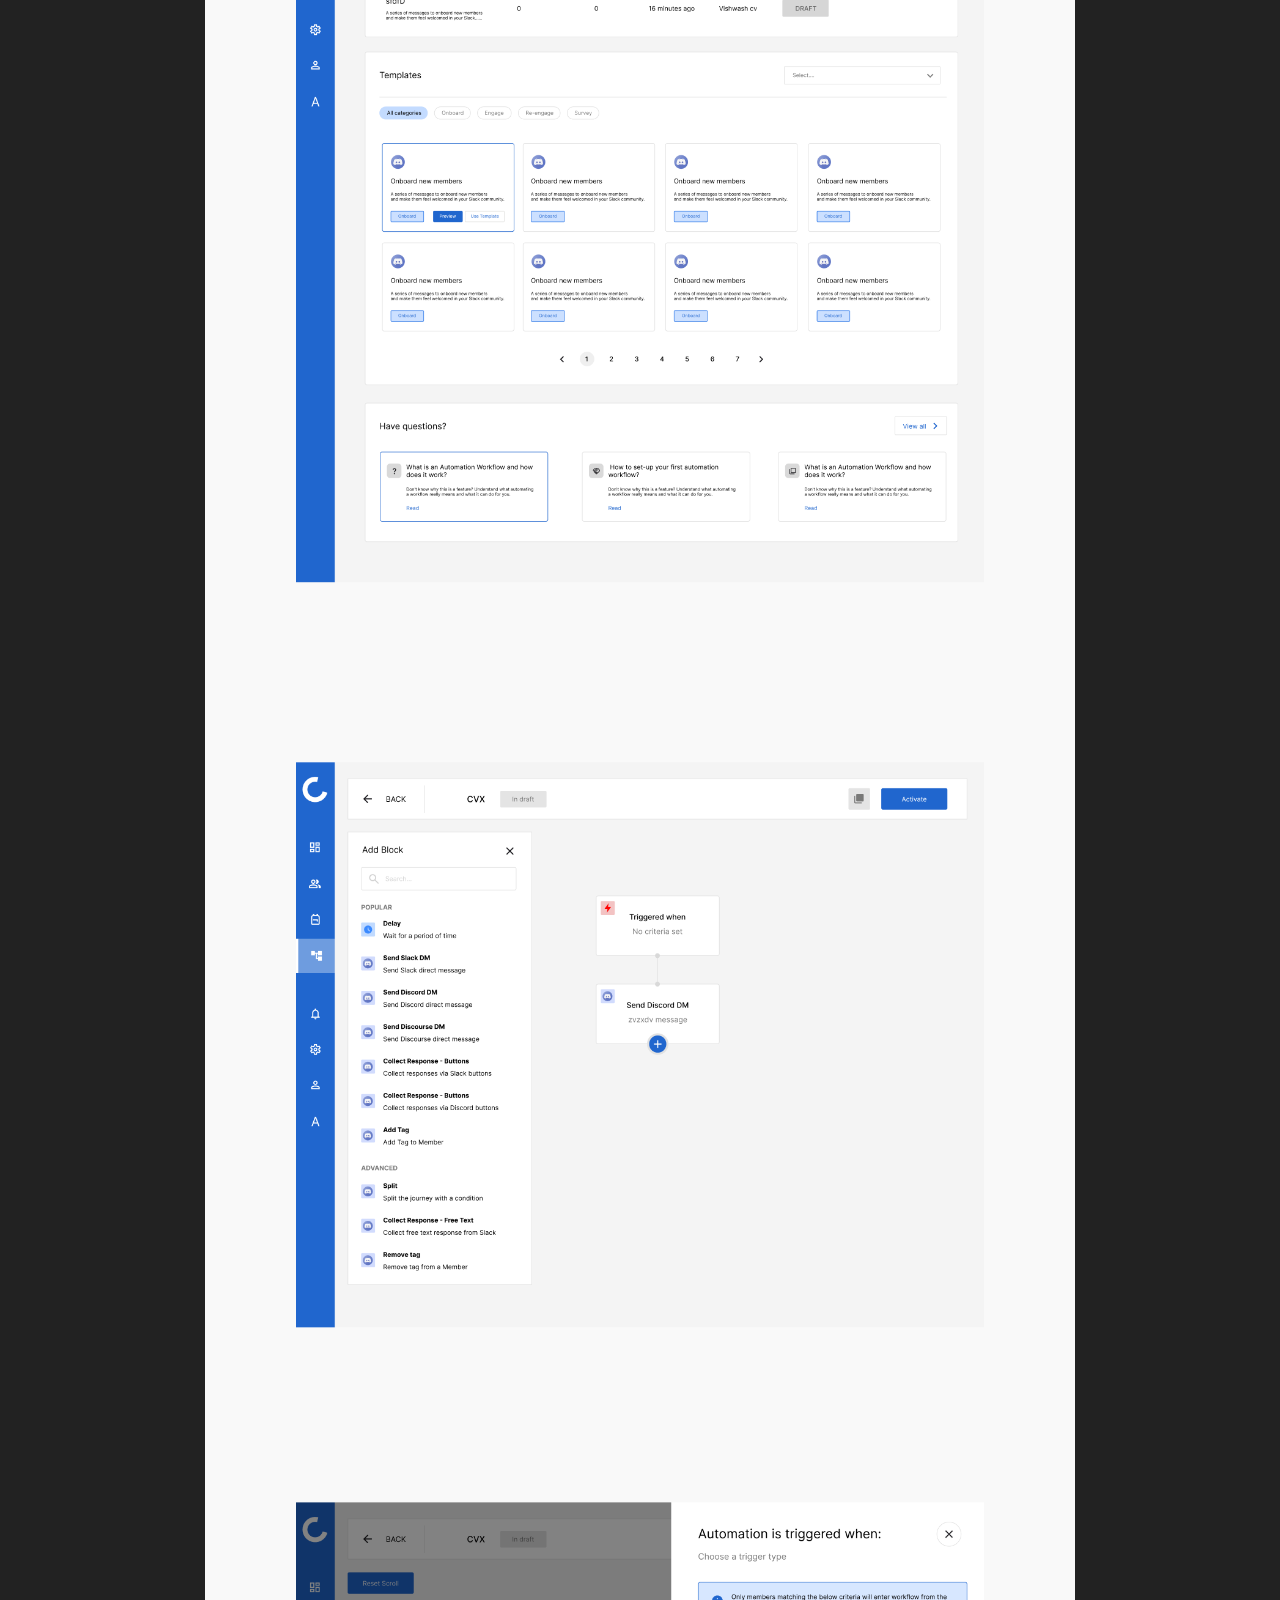
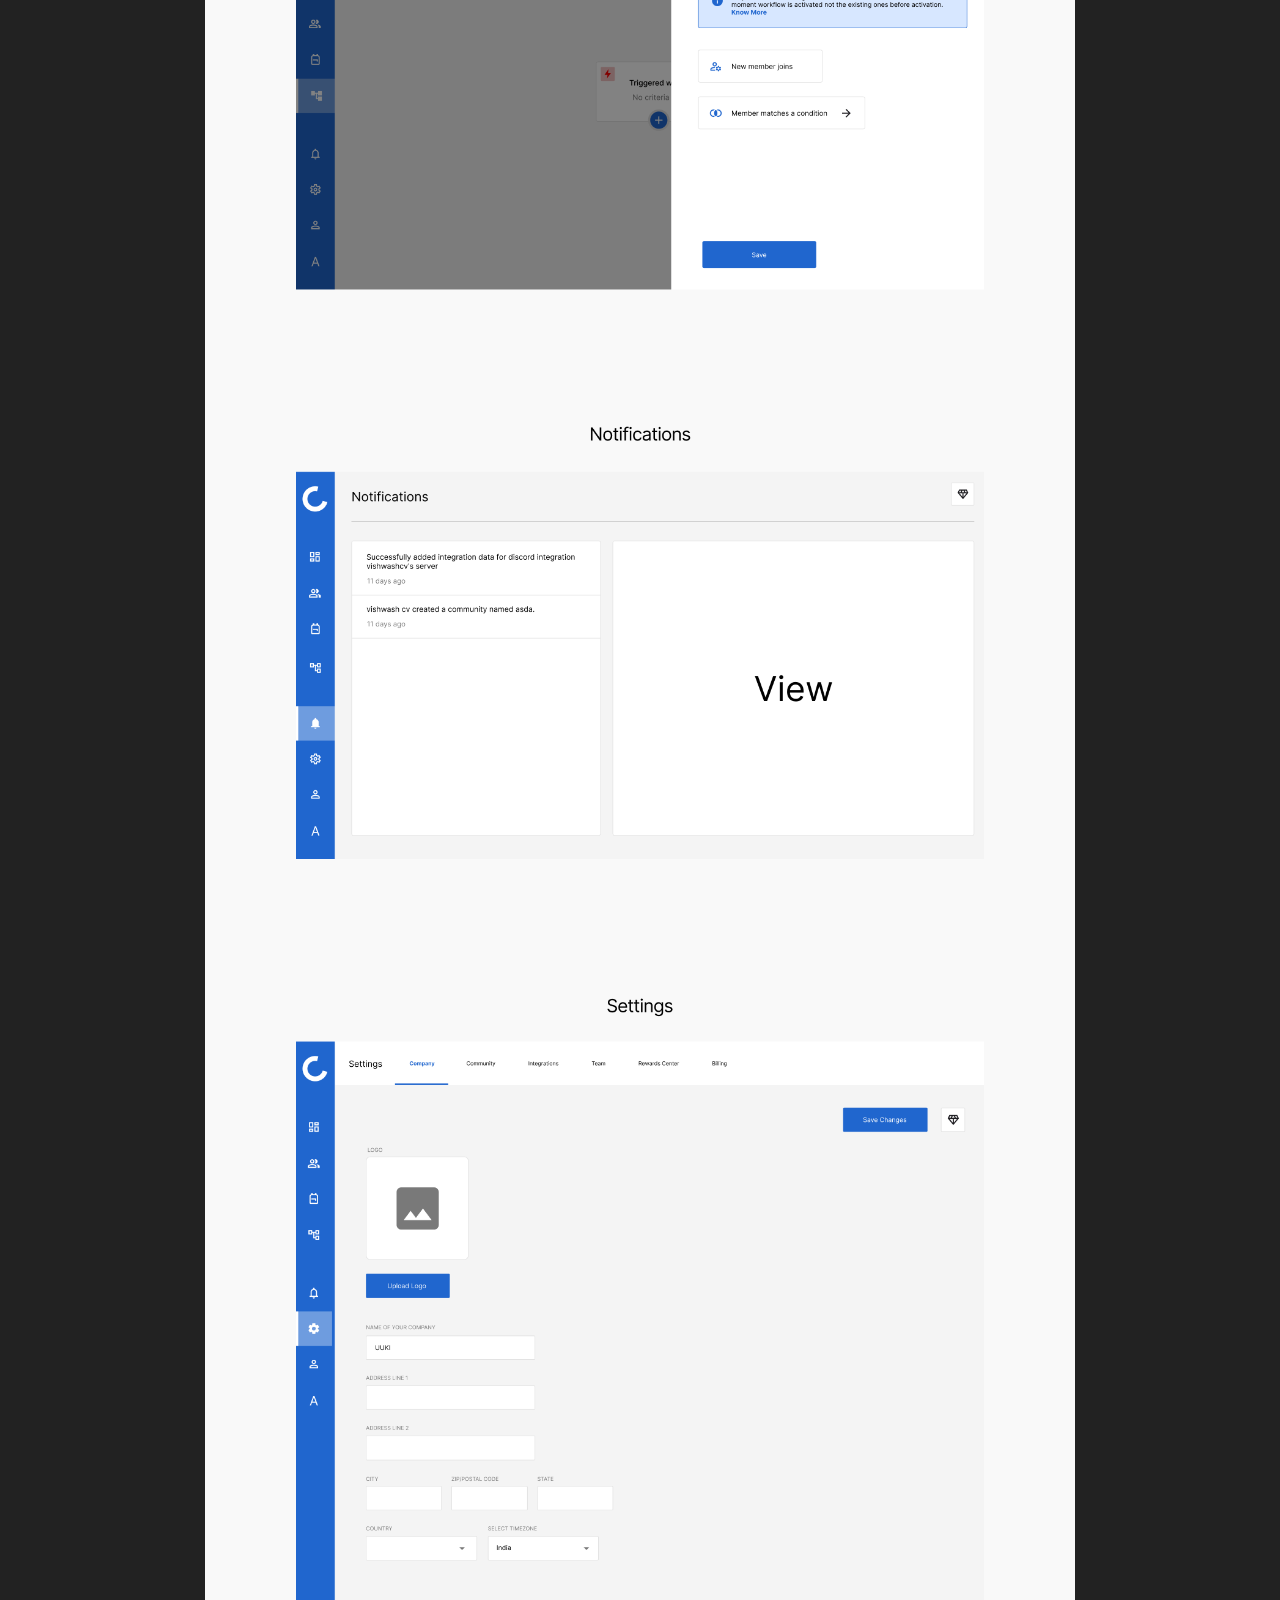
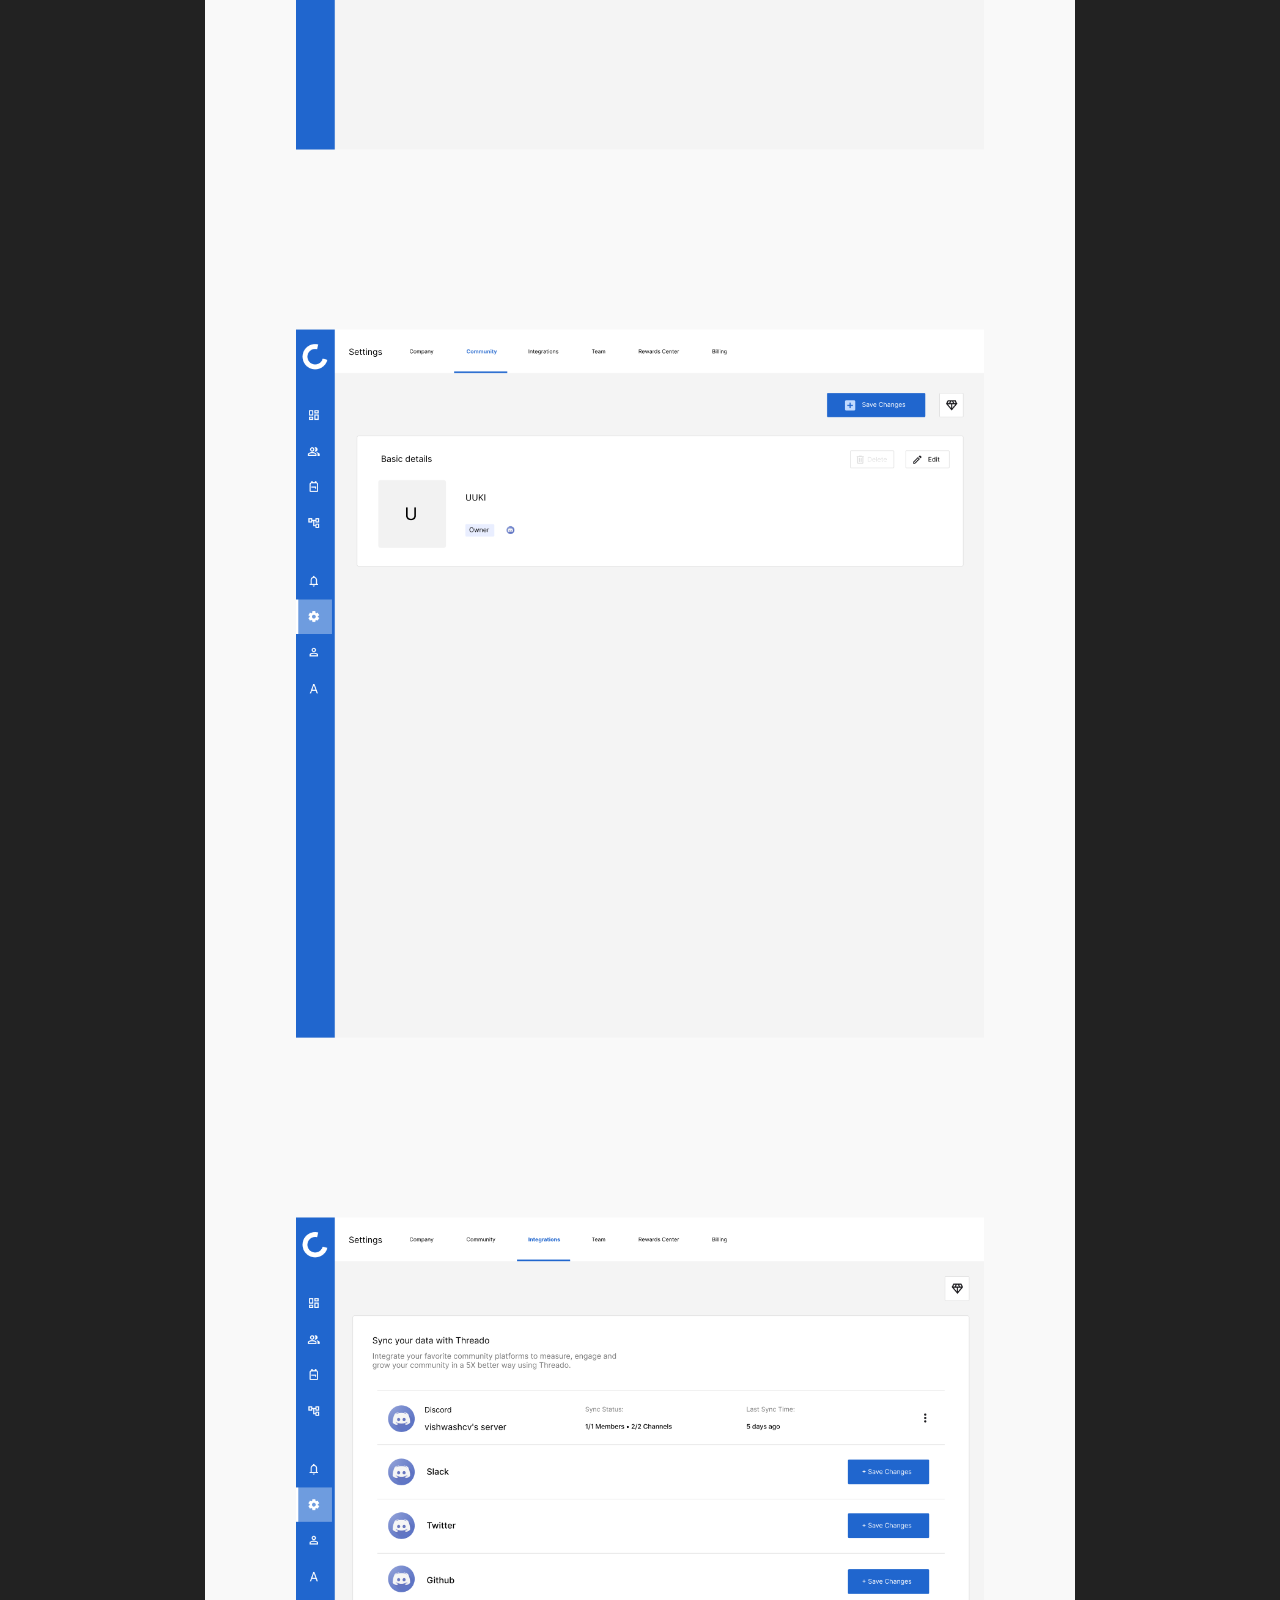
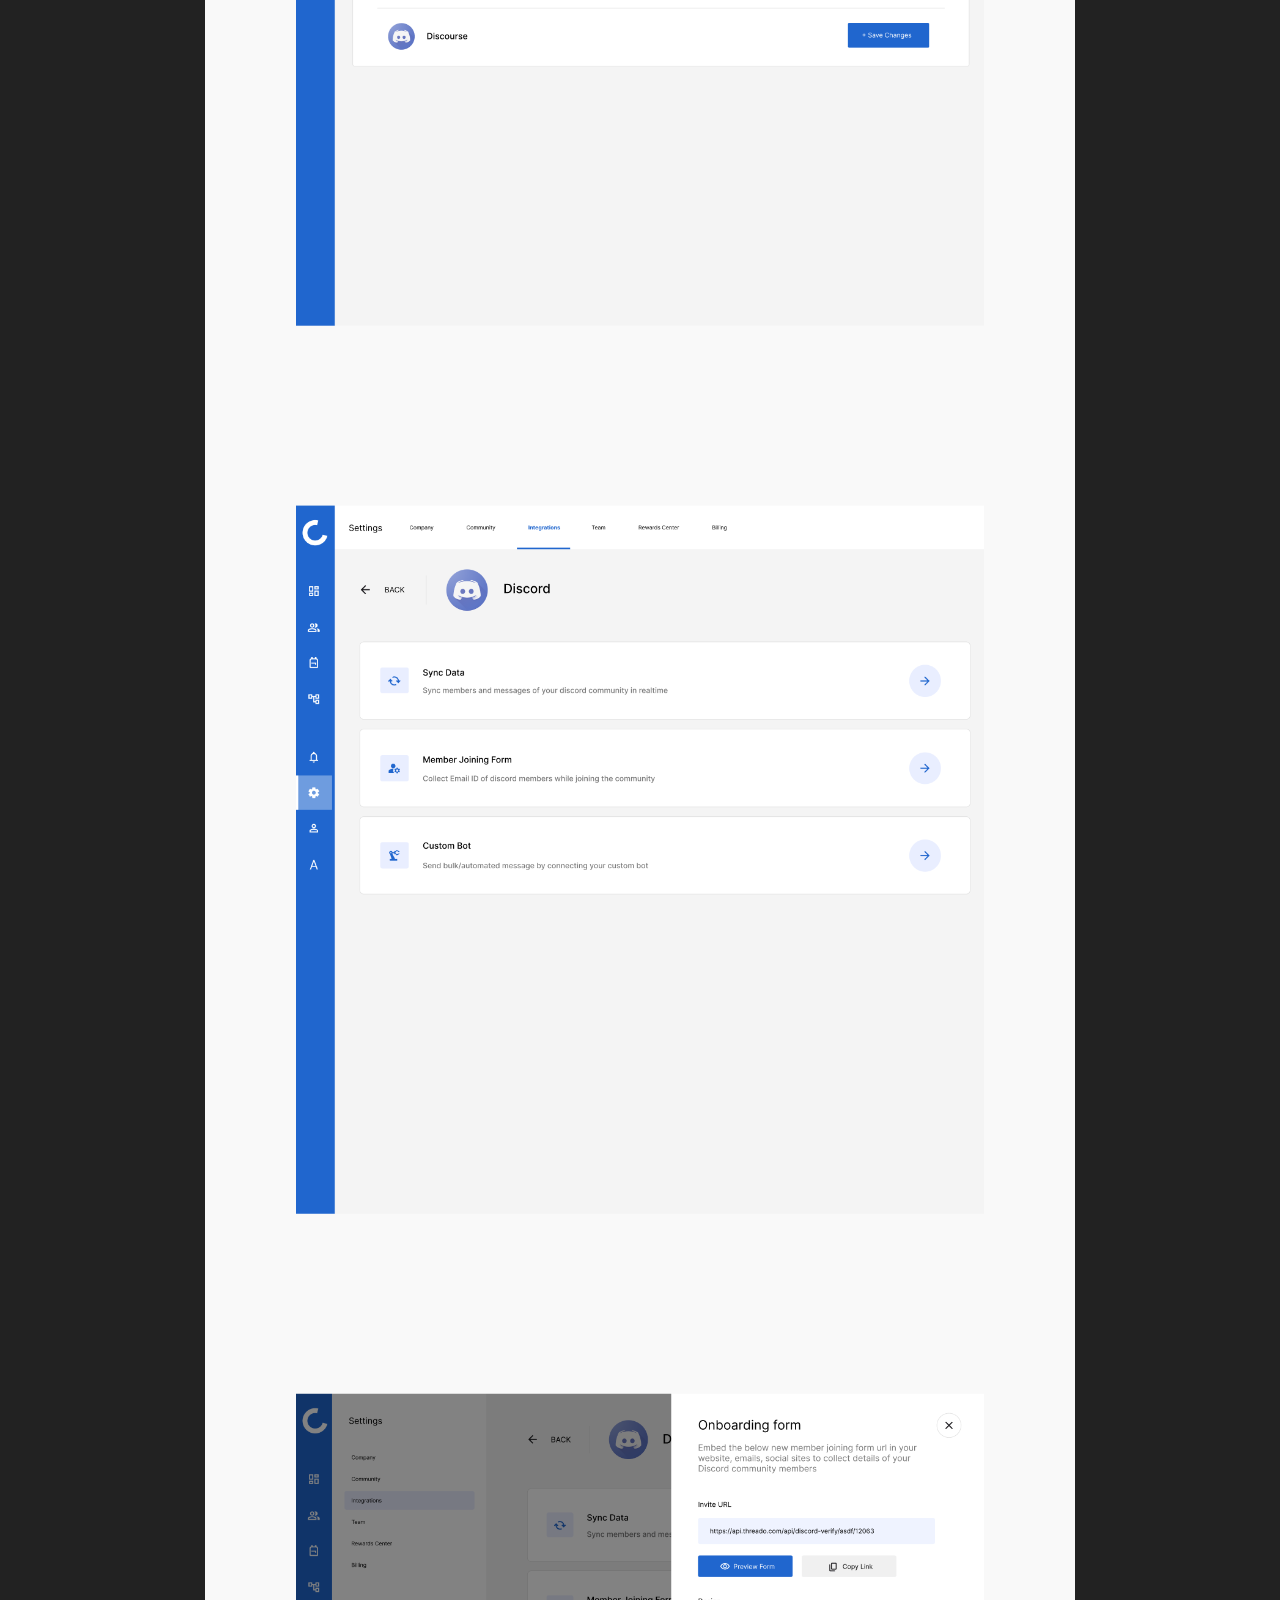
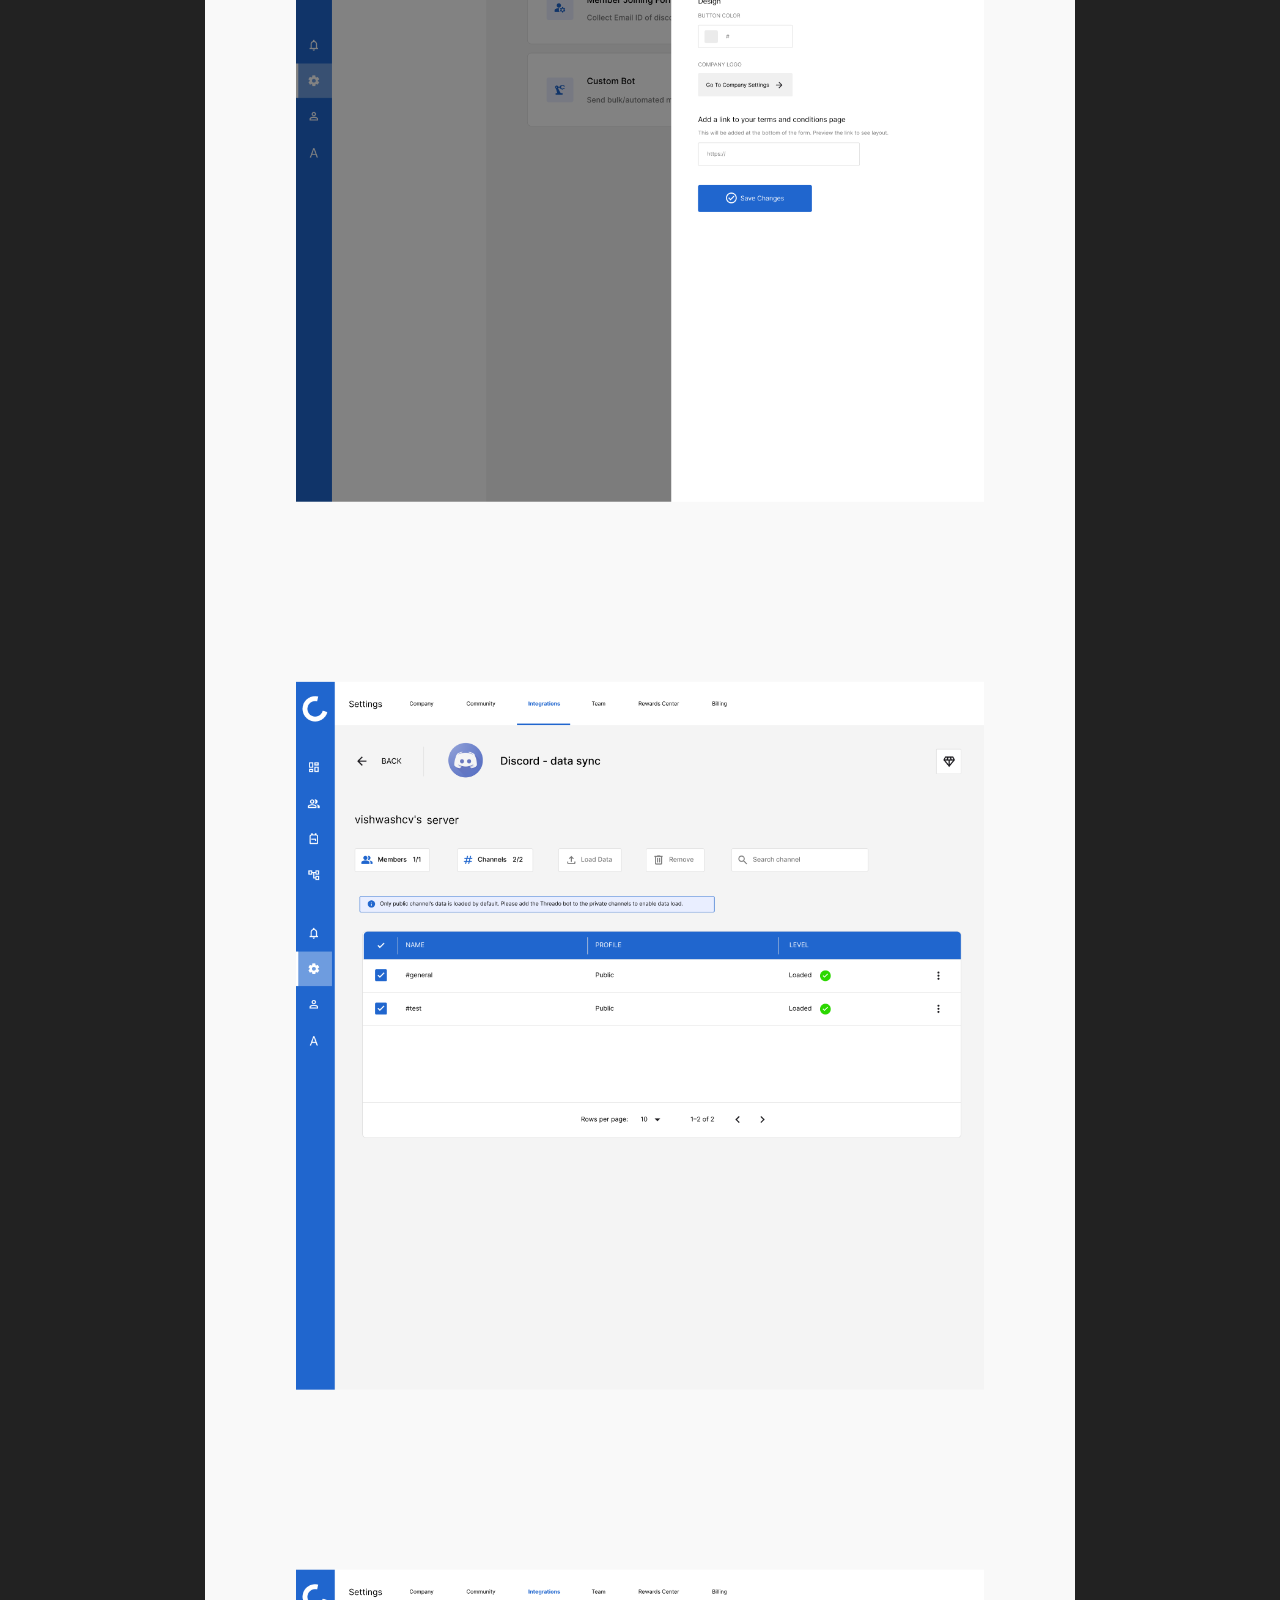
<file: files/seven.html>
<!DOCTYPE html>
<html lang="en">
<head>
    <meta charset="UTF-8">
    <meta http-equiv="X-UA-Compatible" content="IE=edge">
    <meta name="viewport" content="width=device-width, initial-scale=1.0">
    <title>Vishwash</title>
</head>
<style>
    *{
        margin: 0;
        box-sizing: border-box;
    }
    body{
        background-color: #222222;
    }
    .one{
        width: 100%;
    }
    img{
        padding: 0 16%;
        width: 100%;
    }
    
    @media only screen and (max-width:850px) {
        .one{
            margin: 0;
        }
        img {
            padding: 0;
            width: 100%;
        }
    }
</style>
<body>
    <div class="one"><img src="./images/seven.png" /></div>
</body>
</html>
</file>
